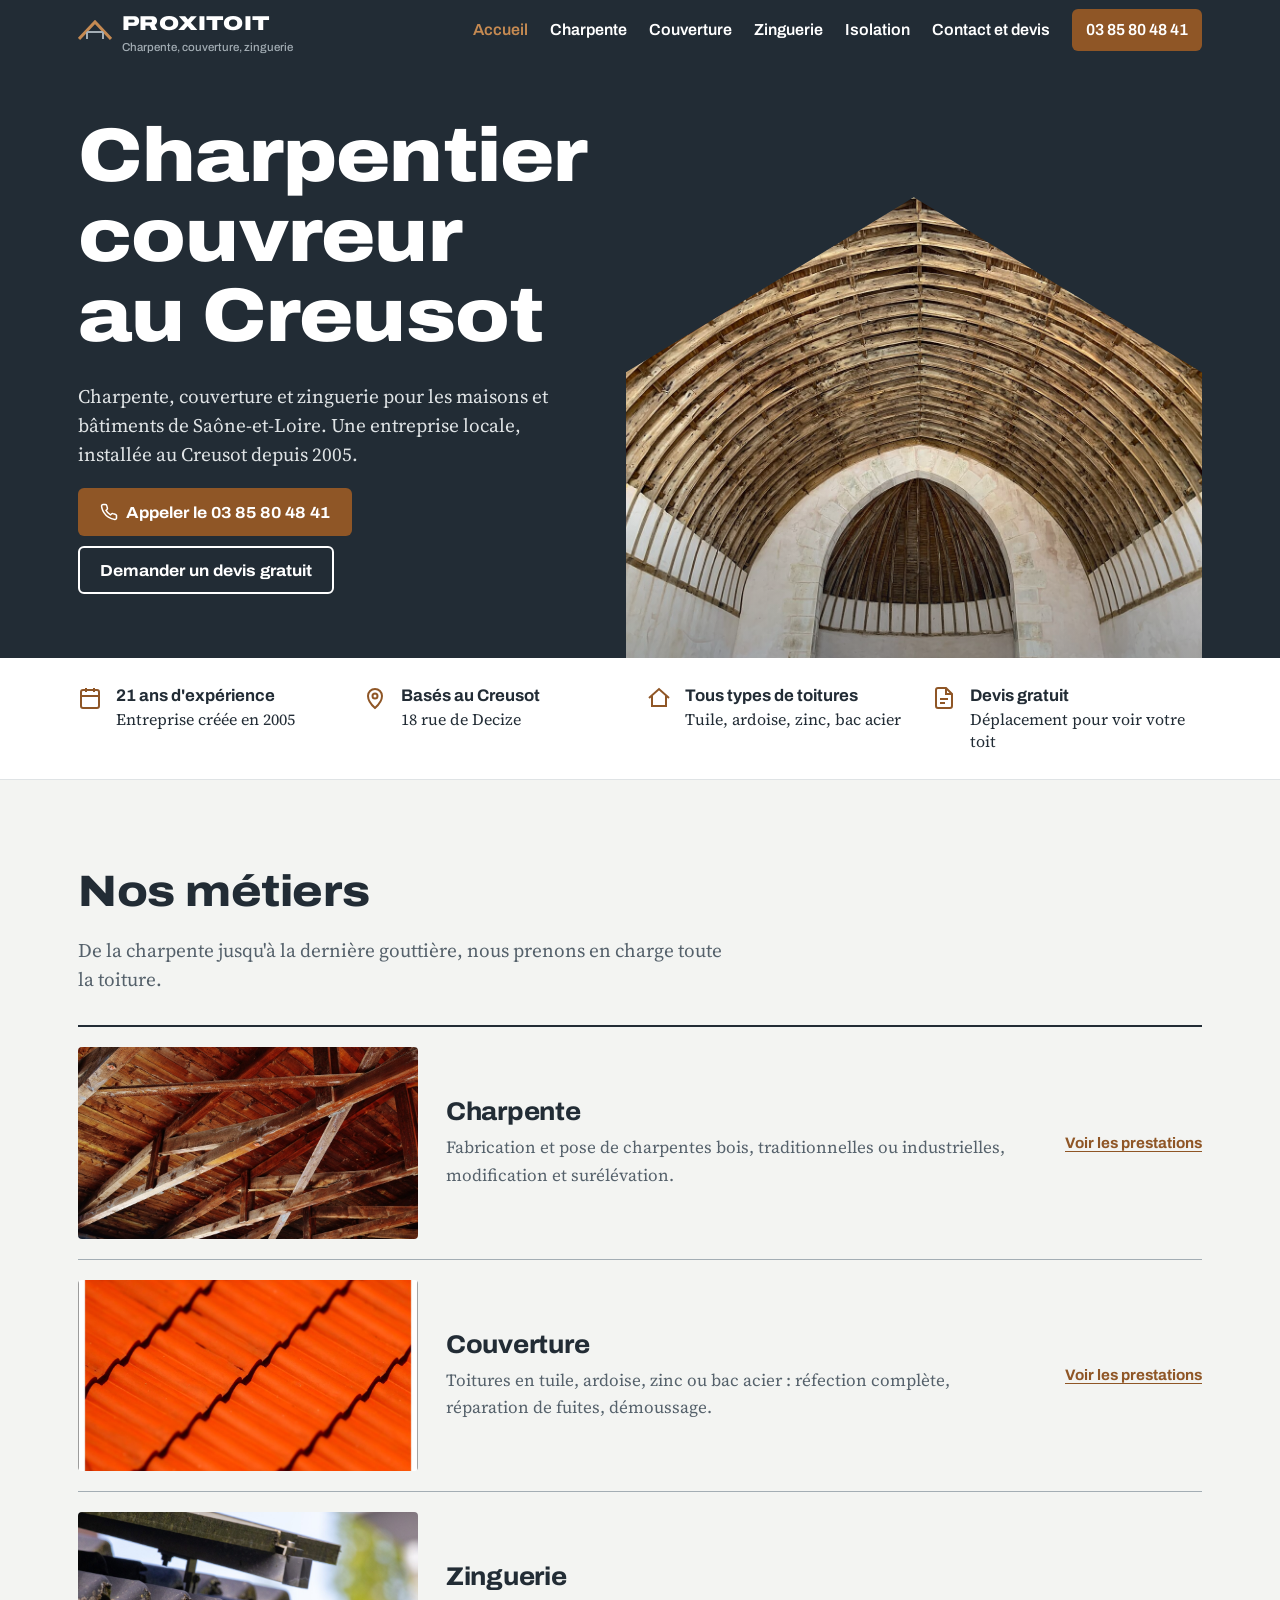
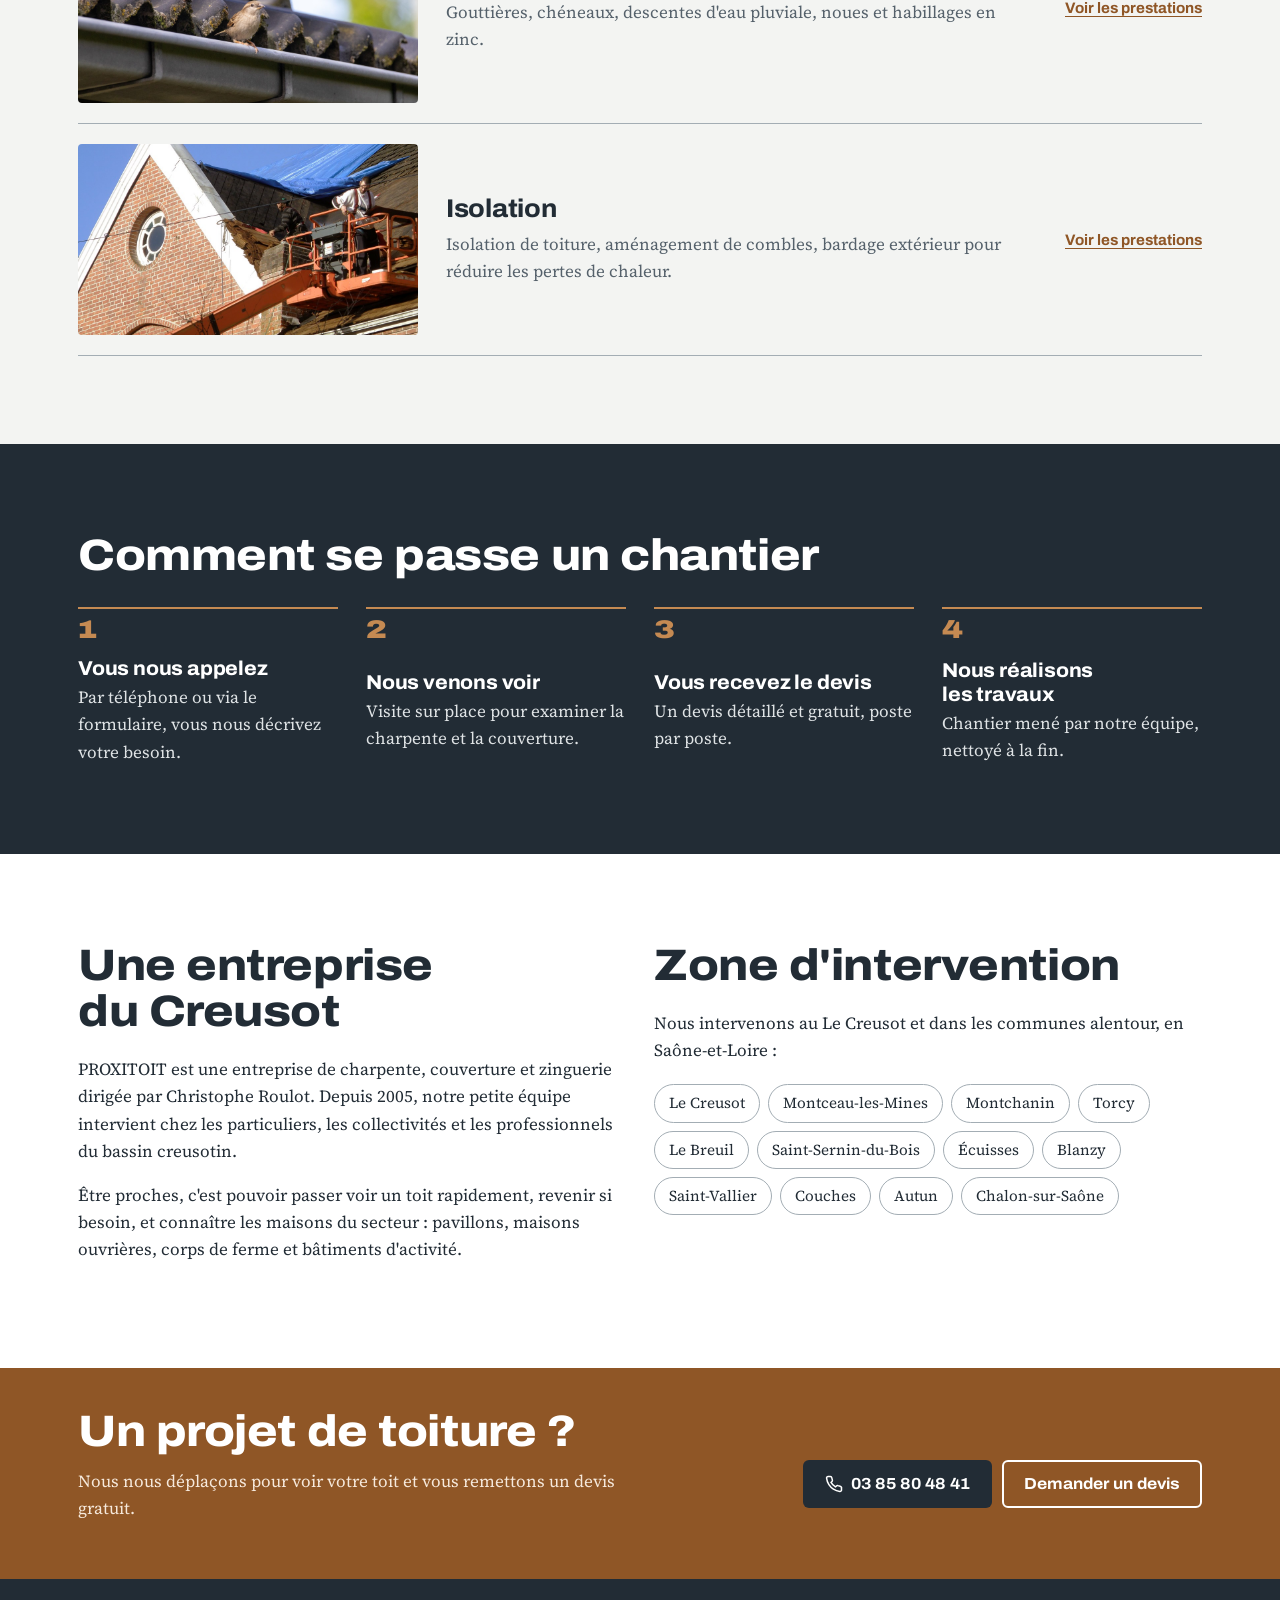
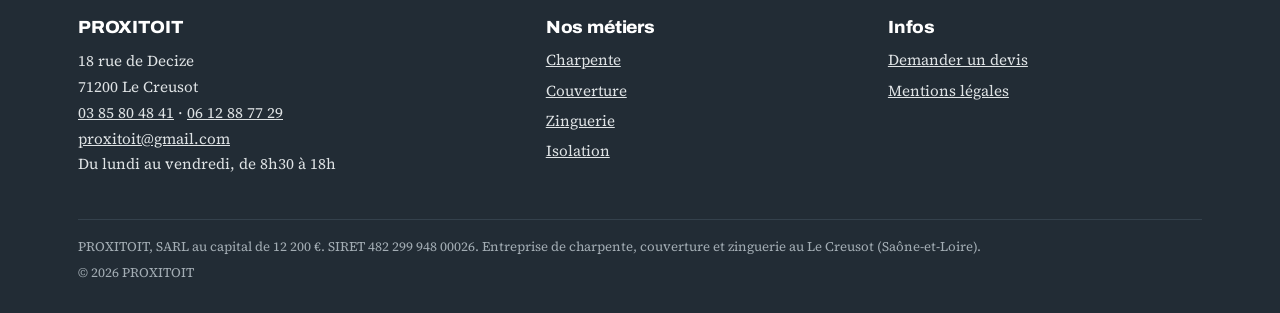
<file: site/index.html>
<!doctype html>
<html lang="fr">
<head>
<meta charset="utf-8">
<meta name="viewport" content="width=device-width, initial-scale=1">
<title>Charpentier couvreur au Creusot (71) | PROXITOIT</title>
<meta name="description" content="PROXITOIT, charpente, couverture et zinguerie au Creusot depuis 2005. Toiture tuile, ardoise, zinc, isolation, gouttières. Devis gratuit : 03 85 80 48 41.">
<link rel="canonical" href="https://www.proxitoit.fr/">
<meta name="theme-color" content="#222c35">
<meta property="og:type" content="website">
<meta property="og:locale" content="fr_FR">
<meta property="og:site_name" content="PROXITOIT">
<meta property="og:title" content="Charpentier couvreur au Creusot (71) | PROXITOIT">
<meta property="og:description" content="PROXITOIT, charpente, couverture et zinguerie au Creusot depuis 2005. Toiture tuile, ardoise, zinc, isolation, gouttières. Devis gratuit : 03 85 80 48 41.">
<meta property="og:url" content="https://www.proxitoit.fr/">
<meta property="og:image" content="https://www.proxitoit.fr/img/charpente-traditionnelle-bois.jpg">
<link rel="icon" href="img/logo.svg" type="image/svg+xml">
<link rel="preconnect" href="https://fonts.googleapis.com">
<link rel="preconnect" href="https://fonts.gstatic.com" crossorigin>
<link rel="stylesheet" href="https://fonts.googleapis.com/css2?family=Archivo:wdth,wght@100..125,500..900&family=Source+Serif+4:opsz,wght@8..60,400;8..60,600&display=swap">
<link rel="stylesheet" href="css/style.css">
<script type="application/ld+json">{"@context":"https://schema.org","@type":"RoofingContractor","@id":"https://www.proxitoit.fr/#entreprise","name":"PROXITOIT","description":"Entreprise de charpente, couverture et zinguerie au Creusot (Saône-et-Loire) depuis 2005.","url":"https://www.proxitoit.fr/","telephone":"+33385804841","email":"proxitoit@gmail.com","image":"https://www.proxitoit.fr/img/charpente-traditionnelle-bois.jpg","logo":"https://www.proxitoit.fr/img/logo.svg","foundingDate":"2005","vatID":"FR35482299948","taxID":"48229994800026","founder":{"@type":"Person","name":"Christophe Roulot"},"address":{"@type":"PostalAddress","streetAddress":"18 rue de Decize","postalCode":"71200","addressLocality":"Le Creusot","addressRegion":"Bourgogne-Franche-Comté","addressCountry":"FR"},"areaServed":[{"@type":"City","name":"Le Creusot"},{"@type":"City","name":"Montceau-les-Mines"},{"@type":"City","name":"Montchanin"},{"@type":"City","name":"Torcy"},{"@type":"City","name":"Le Breuil"},{"@type":"City","name":"Saint-Sernin-du-Bois"},{"@type":"City","name":"Écuisses"},{"@type":"City","name":"Blanzy"},{"@type":"City","name":"Saint-Vallier"},{"@type":"City","name":"Couches"},{"@type":"City","name":"Autun"},{"@type":"City","name":"Chalon-sur-Saône"}],"openingHoursSpecification":[{"@type":"OpeningHoursSpecification","dayOfWeek":["Monday","Tuesday","Wednesday","Thursday","Friday"],"opens":"08:30","closes":"18:00"}],"priceRange":"€€","knowsAbout":["Charpente bois","Couverture","Zinguerie","Isolation de toiture","Démoussage","Bardage"],"hasOfferCatalog":{"@type":"OfferCatalog","name":"Prestations","itemListElement":[{"@type":"Offer","itemOffered":{"@type":"Service","name":"Charpente bois au Creusot","url":"https://www.proxitoit.fr/charpente.html"}},{"@type":"Offer","itemOffered":{"@type":"Service","name":"Couverture et rénovation de toiture au Creusot","url":"https://www.proxitoit.fr/couverture.html"}},{"@type":"Offer","itemOffered":{"@type":"Service","name":"Zinguerie et gouttières au Creusot","url":"https://www.proxitoit.fr/zinguerie.html"}},{"@type":"Offer","itemOffered":{"@type":"Service","name":"Isolation de toiture et des combles","url":"https://www.proxitoit.fr/isolation.html"}}]}}</script>
</head>
<body>
<a class="skip" href="#contenu">Aller au contenu</a>
<header class="entete">
  <div class="wrap">
    <a class="logo" href="index.html"><svg viewBox="0 0 34 22" aria-hidden="true"><path d="M1 20 17 3l16 17" fill="none" stroke="#c58a52" stroke-width="3" stroke-linejoin="miter"/><path d="M9 20V13M25 20V13M9 13h16" stroke="#a3adb4" stroke-width="2" fill="none"/></svg><span>PROXITOIT<small>Charpente, couverture, zinguerie</small></span></a>
    <button class="menu-btn" aria-expanded="false" aria-controls="nav">Menu</button>
    <nav class="nav" id="nav" aria-label="Navigation principale">
      <ul><li><a href="index.html" aria-current="page">Accueil</a></li><li><a href="charpente.html">Charpente</a></li><li><a href="couverture.html">Couverture</a></li><li><a href="zinguerie.html">Zinguerie</a></li><li><a href="isolation.html">Isolation</a></li><li><a href="contact.html">Contact et devis</a></li><li><a class="tel-nav" href="tel:+33385804841">03 85 80 48 41</a></li></ul>
    </nav>
  </div>
</header>
<main id="contenu">

<section class="hero">
  <div class="wrap">
    <div class="texte">
      <h1>Charpentier couvreur au Creusot</h1>
      <p class="chapo">Charpente, couverture et zinguerie pour les maisons et bâtiments de Saône-et-Loire. Une entreprise locale, installée au Creusot depuis 2005.</p>
      <div class="actions">
        <a class="btn btn-bois" href="tel:+33385804841"><svg viewBox="0 0 24 24" fill="none" stroke="currentColor" stroke-width="2" aria-hidden="true"><path d="M22 16.9v3a2 2 0 0 1-2.2 2 19.8 19.8 0 0 1-8.6-3.1 19.5 19.5 0 0 1-6-6A19.8 19.8 0 0 1 2.1 4.2 2 2 0 0 1 4.1 2h3a2 2 0 0 1 2 1.7c.1 1 .4 1.9.7 2.8a2 2 0 0 1-.5 2.1L8 9.9a16 16 0 0 0 6 6l1.3-1.3a2 2 0 0 1 2.1-.4c.9.3 1.8.6 2.8.7a2 2 0 0 1 1.7 2z"/></svg>Appeler le 03 85 80 48 41</a>
        <a class="btn btn-ligne" href="contact.html#devis">Demander un devis gratuit</a>
      </div>
    </div>
    <div class="pignon"><img src="img/charpente-traditionnelle-bois.jpg" alt="Charpente traditionnelle en bois sous une toiture de lavoir en Bourgogne" width="1280" height="960" fetchpriority="high" decoding="async" sizes="(min-width: 1000px) 55vw, 100vw"></div>
  </div>
</section>

<section class="faits" aria-label="En bref">
  <div class="wrap">
    <ul>
      <li><svg viewBox="0 0 24 24" fill="none" stroke="currentColor" stroke-width="2" aria-hidden="true"><rect x="3" y="4" width="18" height="18" rx="2"/><path d="M16 2v4M8 2v4M3 10h18"/></svg><span><strong>21 ans d'expérience</strong>Entreprise créée en 2005</span></li>
      <li><svg viewBox="0 0 24 24" fill="none" stroke="currentColor" stroke-width="2" aria-hidden="true"><path d="M12 22s7-6.2 7-12a7 7 0 1 0-14 0c0 5.8 7 12 7 12z"/><circle cx="12" cy="10" r="2.5"/></svg><span><strong>Basés au Creusot</strong>18 rue de Decize</span></li>
      <li><svg viewBox="0 0 24 24" fill="none" stroke="currentColor" stroke-width="2" aria-hidden="true"><path d="M2 12 12 3l10 9M5 10v10h14V10"/></svg><span><strong>Tous types de toitures</strong>Tuile, ardoise, zinc, bac acier</span></li>
      <li><svg viewBox="0 0 24 24" fill="none" stroke="currentColor" stroke-width="2" aria-hidden="true"><path d="M14 2H6a2 2 0 0 0-2 2v16a2 2 0 0 0 2 2h12a2 2 0 0 0 2-2V8z"/><path d="M14 2v6h6M8 13h8M8 17h5"/></svg><span><strong>Devis gratuit</strong>Déplacement pour voir votre toit</span></li>
    </ul>
  </div>
</section>

<section class="section">
  <div class="wrap">
    <h2>Nos métiers</h2>
    <p class="chapo">De la charpente jusqu'à la dernière gouttière, nous prenons en charge toute la toiture.</p>
    <ul class="metiers">
      <li class="metier"><a href="charpente.html">
        <img src="img/charpente-bois-interieur.webp" alt="Assemblage de poutres et chevrons d'une charpente en bois" width="1024" height="618" loading="lazy" decoding="async" sizes="(min-width: 700px) 340px, 100vw">
        <div><h3>Charpente</h3><p>Fabrication et pose de charpentes bois, traditionnelles ou industrielles, modification et surélévation.</p></div>
        <span class="voir">Voir les prestations</span>
      </a></li>
      <li class="metier"><a href="couverture.html">
        <img src="img/couverture-tuiles.jpg" alt="Rangs de tuiles mécaniques sur une toiture" width="1024" height="779" loading="lazy" decoding="async" sizes="(min-width: 700px) 340px, 100vw">
        <div><h3>Couverture</h3><p>Toitures en tuile, ardoise, zinc ou bac acier : réfection complète, réparation de fuites, démoussage.</p></div>
        <span class="voir">Voir les prestations</span>
      </a></li>
      <li class="metier"><a href="zinguerie.html">
        <img src="img/zinguerie-gouttiere.jpg" alt="Gouttière en bas de pente d'une toiture en tuiles" width="2048" height="1365" loading="lazy" decoding="async" sizes="(min-width: 700px) 340px, 100vw">
        <div><h3>Zinguerie</h3><p>Gouttières, chéneaux, descentes d'eau pluviale, noues et habillages en zinc.</p></div>
        <span class="voir">Voir les prestations</span>
      </a></li>
      <li class="metier"><a href="isolation.html">
        <img src="img/couvreur-chantier.jpg" alt="Artisan en nacelle intervenant sur la toiture d'une maison" width="1024" height="765" loading="lazy" decoding="async" sizes="(min-width: 700px) 340px, 100vw">
        <div><h3>Isolation</h3><p>Isolation de toiture, aménagement de combles, bardage extérieur pour réduire les pertes de chaleur.</p></div>
        <span class="voir">Voir les prestations</span>
      </a></li>
    </ul>
  </div>
</section>

<section class="section section-sombre">
  <div class="wrap">
    <h2>Comment se passe un chantier</h2>
    <ol class="etapes">
      <li><div><h3>Vous nous appelez</h3><p>Par téléphone ou via le formulaire, vous nous décrivez votre besoin.</p></div></li>
      <li><div><h3>Nous venons voir</h3><p>Visite sur place pour examiner la charpente et la couverture.</p></div></li>
      <li><div><h3>Vous recevez le devis</h3><p>Un devis détaillé et gratuit, poste par poste.</p></div></li>
      <li><div><h3>Nous réalisons les travaux</h3><p>Chantier mené par notre équipe, nettoyé à la fin.</p></div></li>
    </ol>
  </div>
</section>

<section class="section section-blanche">
  <div class="wrap duo">
    <div>
      <h2>Une entreprise du Creusot</h2>
      <p>PROXITOIT est une entreprise de charpente, couverture et zinguerie dirigée par Christophe Roulot. Depuis 2005, notre petite équipe intervient chez les particuliers, les collectivités et les professionnels du bassin creusotin.</p>
      <p>Être proches, c'est pouvoir passer voir un toit rapidement, revenir si besoin, et connaître les maisons du secteur : pavillons, maisons ouvrières, corps de ferme et bâtiments d'activité.</p>
    </div>
    <div>
      <h2>Zone d'intervention</h2>
      <p>Nous intervenons au Le Creusot et dans les communes alentour, en Saône-et-Loire :</p>
      <ul class="communes"><li>Le Creusot</li><li>Montceau-les-Mines</li><li>Montchanin</li><li>Torcy</li><li>Le Breuil</li><li>Saint-Sernin-du-Bois</li><li>Écuisses</li><li>Blanzy</li><li>Saint-Vallier</li><li>Couches</li><li>Autun</li><li>Chalon-sur-Saône</li></ul>
    </div>
  </div>
</section>
<section class="cta">
  <div class="wrap">
    <div>
      <h2>Un projet de toiture ?</h2>
      <p>Nous nous déplaçons pour voir votre toit et vous remettons un devis gratuit.</p>
    </div>
    <div class="actions">
      <a class="btn btn-bois" href="tel:+33385804841"><svg viewBox="0 0 24 24" fill="none" stroke="currentColor" stroke-width="2" aria-hidden="true"><path d="M22 16.9v3a2 2 0 0 1-2.2 2 19.8 19.8 0 0 1-8.6-3.1 19.5 19.5 0 0 1-6-6A19.8 19.8 0 0 1 2.1 4.2 2 2 0 0 1 4.1 2h3a2 2 0 0 1 2 1.7c.1 1 .4 1.9.7 2.8a2 2 0 0 1-.5 2.1L8 9.9a16 16 0 0 0 6 6l1.3-1.3a2 2 0 0 1 2.1-.4c.9.3 1.8.6 2.8.7a2 2 0 0 1 1.7 2z"/></svg>03 85 80 48 41</a>
      <a class="btn btn-ligne" href="contact.html#devis">Demander un devis</a>
    </div>
  </div>
</section>
</main>
<footer class="pied">
  <div class="wrap">
    <div>
      <h2>PROXITOIT</h2>
      <address>
        18 rue de Decize<br>71200 Le Creusot<br>
        <a href="tel:+33385804841">03 85 80 48 41</a> · <a href="tel:+33612887729">06 12 88 77 29</a><br>
        <a href="mailto:proxitoit@gmail.com">proxitoit@gmail.com</a>
      </address>
      <p>Du lundi au vendredi, de 8h30 à 18h</p>
    </div>
    <div>
      <h2>Nos métiers</h2>
      <ul><li><a href="charpente.html">Charpente</a></li><li><a href="couverture.html">Couverture</a></li><li><a href="zinguerie.html">Zinguerie</a></li><li><a href="isolation.html">Isolation</a></li></ul>
    </div>
    <div>
      <h2>Infos</h2>
      <ul><li><a href="contact.html">Demander un devis</a></li><li><a href="mentions-legales.html">Mentions légales</a></li></ul>
    </div>
    <div class="legal">
      <p>PROXITOIT, SARL au capital de 12 200 €. SIRET 482 299 948 00026. Entreprise de charpente, couverture et zinguerie au Le Creusot (Saône-et-Loire).</p>
      <p>© 2026 PROXITOIT</p>
    </div>
  </div>
</footer>
<nav class="barre-appel" aria-label="Contact rapide">
  <a href="tel:+33385804841"><svg viewBox="0 0 24 24" fill="none" stroke="currentColor" stroke-width="2" aria-hidden="true"><path d="M22 16.9v3a2 2 0 0 1-2.2 2 19.8 19.8 0 0 1-8.6-3.1 19.5 19.5 0 0 1-6-6A19.8 19.8 0 0 1 2.1 4.2 2 2 0 0 1 4.1 2h3a2 2 0 0 1 2 1.7c.1 1 .4 1.9.7 2.8a2 2 0 0 1-.5 2.1L8 9.9a16 16 0 0 0 6 6l1.3-1.3a2 2 0 0 1 2.1-.4c.9.3 1.8.6 2.8.7a2 2 0 0 1 1.7 2z"/></svg>Appeler</a>
  <a href="contact.html#devis"><svg viewBox="0 0 24 24" fill="none" stroke="currentColor" stroke-width="2" aria-hidden="true"><path d="M14 2H6a2 2 0 0 0-2 2v16a2 2 0 0 0 2 2h12a2 2 0 0 0 2-2V8z"/><path d="M14 2v6h6M8 13h8M8 17h5"/></svg>Devis gratuit</a>
</nav>
<script src="js/main.js" defer></script>
</body>
</html>
</file>
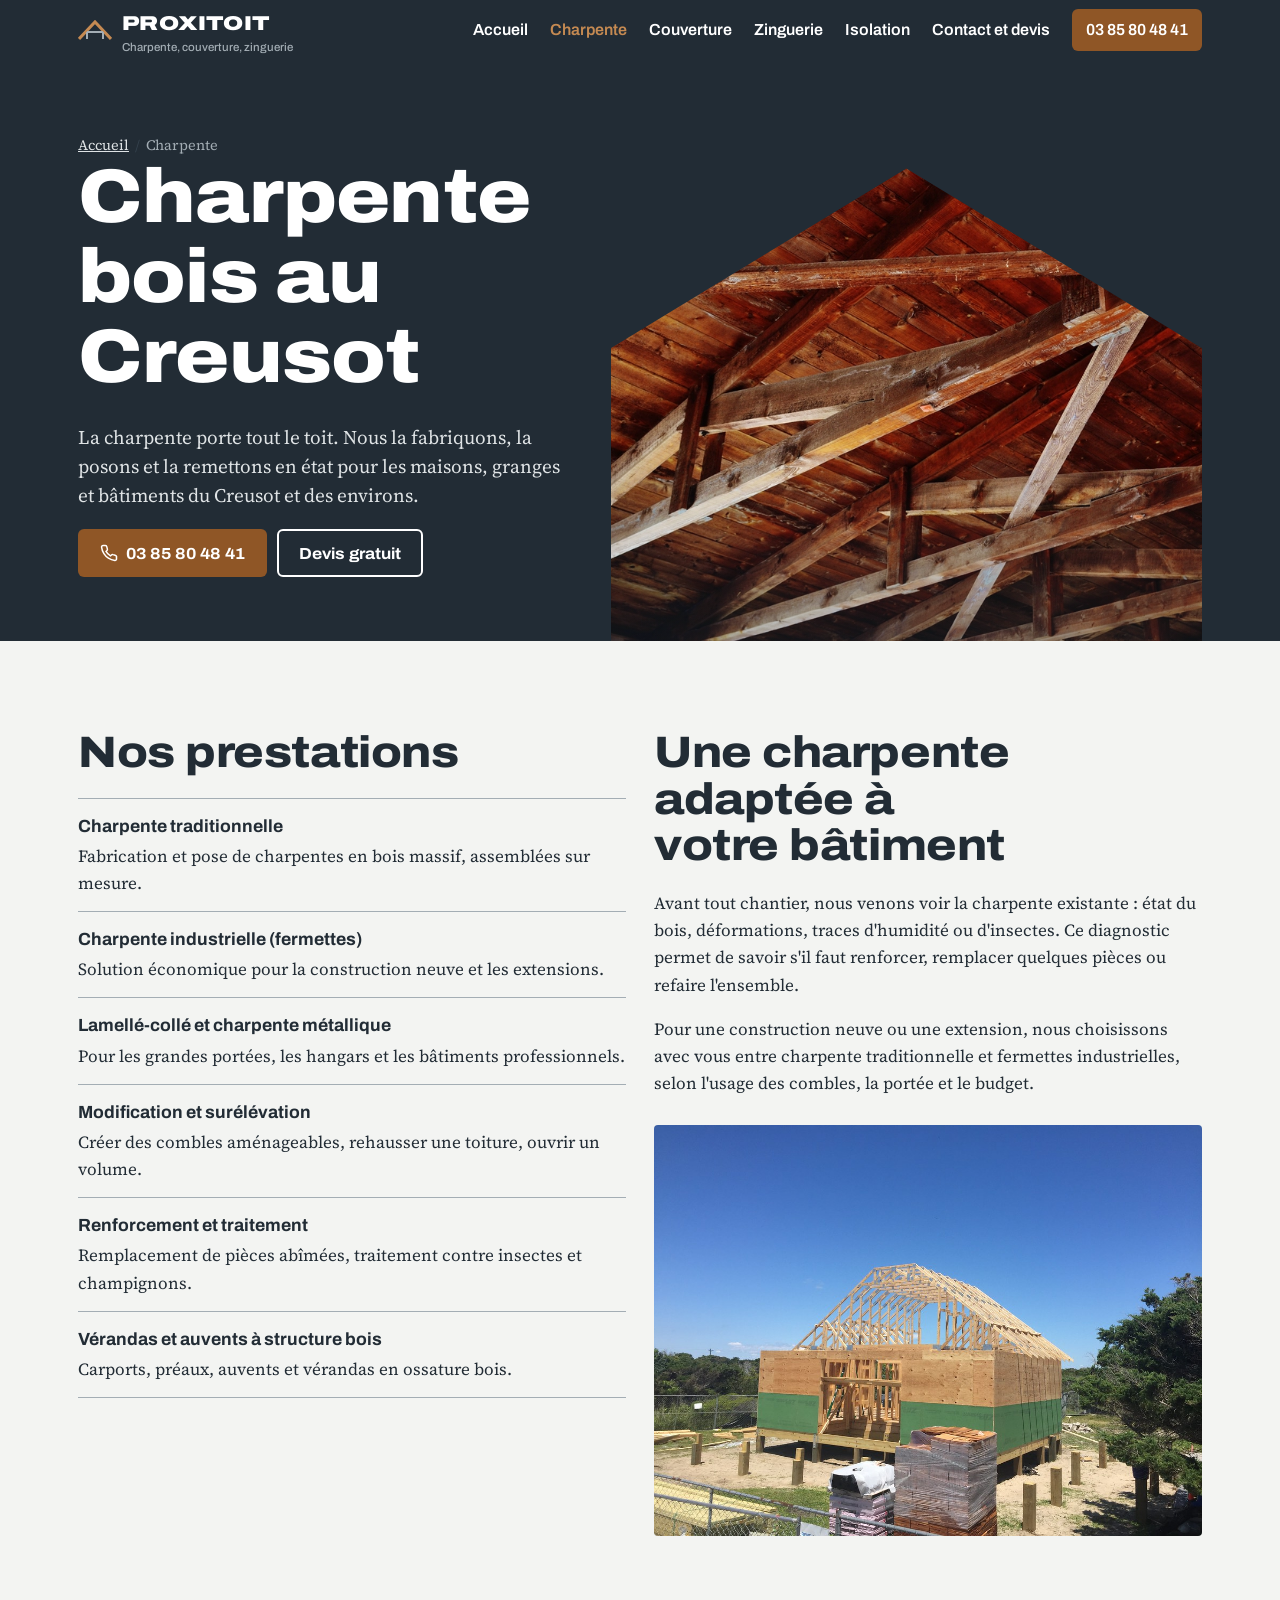
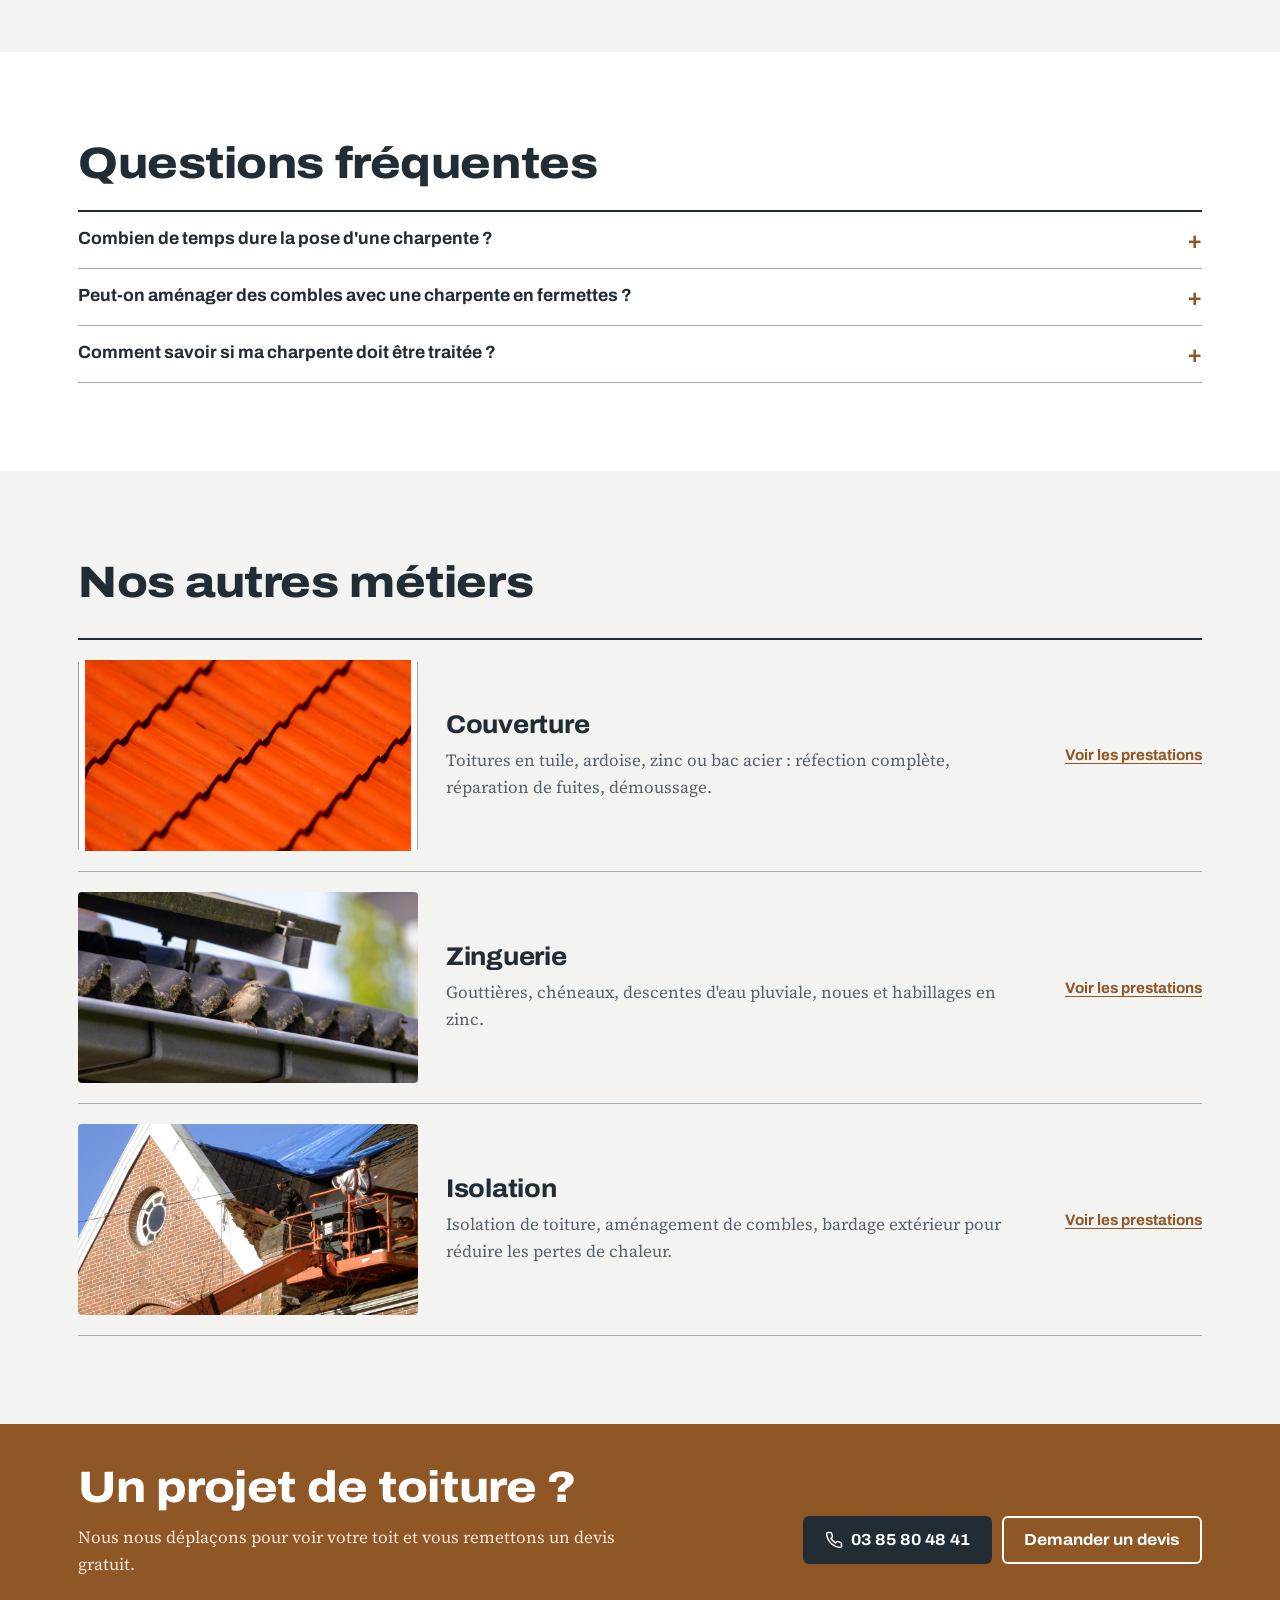
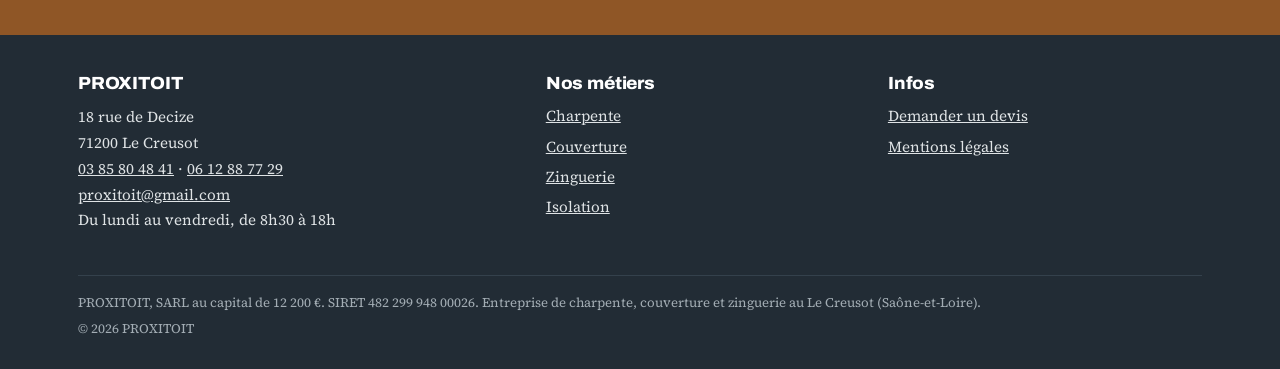
<file: site/charpente.html>
<!doctype html>
<html lang="fr">
<head>
<meta charset="utf-8">
<meta name="viewport" content="width=device-width, initial-scale=1">
<title>Charpentier au Creusot : charpente bois neuve et rénovation | PROXITOIT</title>
<meta name="description" content="Pose, fabrication, modification et surélévation de charpente bois au Creusot et en Saône-et-Loire. Entreprise locale depuis 2005. Devis gratuit.">
<link rel="canonical" href="https://www.proxitoit.fr/charpente.html">
<meta name="theme-color" content="#222c35">
<meta property="og:type" content="website">
<meta property="og:locale" content="fr_FR">
<meta property="og:site_name" content="PROXITOIT">
<meta property="og:title" content="Charpentier au Creusot : charpente bois neuve et rénovation | PROXITOIT">
<meta property="og:description" content="Pose, fabrication, modification et surélévation de charpente bois au Creusot et en Saône-et-Loire. Entreprise locale depuis 2005. Devis gratuit.">
<meta property="og:url" content="https://www.proxitoit.fr/charpente.html">
<meta property="og:image" content="https://www.proxitoit.fr/img/charpente-bois-interieur.webp">
<link rel="icon" href="img/logo.svg" type="image/svg+xml">
<link rel="preconnect" href="https://fonts.googleapis.com">
<link rel="preconnect" href="https://fonts.gstatic.com" crossorigin>
<link rel="stylesheet" href="https://fonts.googleapis.com/css2?family=Archivo:wdth,wght@100..125,500..900&family=Source+Serif+4:opsz,wght@8..60,400;8..60,600&display=swap">
<link rel="stylesheet" href="css/style.css">
<script type="application/ld+json">{"@context":"https://schema.org","@type":"RoofingContractor","@id":"https://www.proxitoit.fr/#entreprise","name":"PROXITOIT","description":"Entreprise de charpente, couverture et zinguerie au Creusot (Saône-et-Loire) depuis 2005.","url":"https://www.proxitoit.fr/","telephone":"+33385804841","email":"proxitoit@gmail.com","image":"https://www.proxitoit.fr/img/charpente-traditionnelle-bois.jpg","logo":"https://www.proxitoit.fr/img/logo.svg","foundingDate":"2005","vatID":"FR35482299948","taxID":"48229994800026","founder":{"@type":"Person","name":"Christophe Roulot"},"address":{"@type":"PostalAddress","streetAddress":"18 rue de Decize","postalCode":"71200","addressLocality":"Le Creusot","addressRegion":"Bourgogne-Franche-Comté","addressCountry":"FR"},"areaServed":[{"@type":"City","name":"Le Creusot"},{"@type":"City","name":"Montceau-les-Mines"},{"@type":"City","name":"Montchanin"},{"@type":"City","name":"Torcy"},{"@type":"City","name":"Le Breuil"},{"@type":"City","name":"Saint-Sernin-du-Bois"},{"@type":"City","name":"Écuisses"},{"@type":"City","name":"Blanzy"},{"@type":"City","name":"Saint-Vallier"},{"@type":"City","name":"Couches"},{"@type":"City","name":"Autun"},{"@type":"City","name":"Chalon-sur-Saône"}],"openingHoursSpecification":[{"@type":"OpeningHoursSpecification","dayOfWeek":["Monday","Tuesday","Wednesday","Thursday","Friday"],"opens":"08:30","closes":"18:00"}],"priceRange":"€€","knowsAbout":["Charpente bois","Couverture","Zinguerie","Isolation de toiture","Démoussage","Bardage"],"hasOfferCatalog":{"@type":"OfferCatalog","name":"Prestations","itemListElement":[{"@type":"Offer","itemOffered":{"@type":"Service","name":"Charpente bois au Creusot","url":"https://www.proxitoit.fr/charpente.html"}},{"@type":"Offer","itemOffered":{"@type":"Service","name":"Couverture et rénovation de toiture au Creusot","url":"https://www.proxitoit.fr/couverture.html"}},{"@type":"Offer","itemOffered":{"@type":"Service","name":"Zinguerie et gouttières au Creusot","url":"https://www.proxitoit.fr/zinguerie.html"}},{"@type":"Offer","itemOffered":{"@type":"Service","name":"Isolation de toiture et des combles","url":"https://www.proxitoit.fr/isolation.html"}}]}}</script>
<script type="application/ld+json">{"@context":"https://schema.org","@type":"FAQPage","mainEntity":[{"@type":"Question","name":"Combien de temps dure la pose d'une charpente ?","acceptedAnswer":{"@type":"Answer","text":"Pour une maison individuelle, la pose prend généralement quelques jours, couverture comprise selon la surface. Nous vous donnons un planning précis avec le devis."}},{"@type":"Question","name":"Peut-on aménager des combles avec une charpente en fermettes ?","acceptedAnswer":{"@type":"Answer","text":"Pas directement : les fermettes occupent tout le volume. Il faut modifier la charpente pour libérer l'espace. Nous étudions la faisabilité sur place."}},{"@type":"Question","name":"Comment savoir si ma charpente doit être traitée ?","acceptedAnswer":{"@type":"Answer","text":"Sciure au sol, petits trous dans le bois, bois qui s'effrite sont des signes à surveiller. Nous pouvons passer faire un contrôle."}}]}</script>
<script type="application/ld+json">{"@context":"https://schema.org","@type":"BreadcrumbList","itemListElement":[{"@type":"ListItem","position":1,"name":"Accueil","item":"https://www.proxitoit.fr/"},{"@type":"ListItem","position":2,"name":"Charpente","item":"https://www.proxitoit.fr/charpente.html"}]}</script>
</head>
<body>
<a class="skip" href="#contenu">Aller au contenu</a>
<header class="entete">
  <div class="wrap">
    <a class="logo" href="index.html"><svg viewBox="0 0 34 22" aria-hidden="true"><path d="M1 20 17 3l16 17" fill="none" stroke="#c58a52" stroke-width="3" stroke-linejoin="miter"/><path d="M9 20V13M25 20V13M9 13h16" stroke="#a3adb4" stroke-width="2" fill="none"/></svg><span>PROXITOIT<small>Charpente, couverture, zinguerie</small></span></a>
    <button class="menu-btn" aria-expanded="false" aria-controls="nav">Menu</button>
    <nav class="nav" id="nav" aria-label="Navigation principale">
      <ul><li><a href="index.html">Accueil</a></li><li><a href="charpente.html" aria-current="page">Charpente</a></li><li><a href="couverture.html">Couverture</a></li><li><a href="zinguerie.html">Zinguerie</a></li><li><a href="isolation.html">Isolation</a></li><li><a href="contact.html">Contact et devis</a></li><li><a class="tel-nav" href="tel:+33385804841">03 85 80 48 41</a></li></ul>
    </nav>
  </div>
</header>
<main id="contenu">

<section class="hero">
  <div class="wrap">
    <div class="texte">
      <nav class="fil" aria-label="Fil d'Ariane"><ol><li><a href="index.html">Accueil</a></li><li aria-current="page">Charpente</li></ol></nav>
      <h1>Charpente bois au Creusot</h1>
      <p class="chapo">La charpente porte tout le toit. Nous la fabriquons, la posons et la remettons en état pour les maisons, granges et bâtiments du Creusot et des environs.</p>
      <div class="actions">
        <a class="btn btn-bois" href="tel:+33385804841"><svg viewBox="0 0 24 24" fill="none" stroke="currentColor" stroke-width="2" aria-hidden="true"><path d="M22 16.9v3a2 2 0 0 1-2.2 2 19.8 19.8 0 0 1-8.6-3.1 19.5 19.5 0 0 1-6-6A19.8 19.8 0 0 1 2.1 4.2 2 2 0 0 1 4.1 2h3a2 2 0 0 1 2 1.7c.1 1 .4 1.9.7 2.8a2 2 0 0 1-.5 2.1L8 9.9a16 16 0 0 0 6 6l1.3-1.3a2 2 0 0 1 2.1-.4c.9.3 1.8.6 2.8.7a2 2 0 0 1 1.7 2z"/></svg>03 85 80 48 41</a>
        <a class="btn btn-ligne" href="contact.html#devis">Devis gratuit</a>
      </div>
    </div>
    <div class="pignon"><img src="img/charpente-bois-interieur.webp" alt="Assemblage de poutres et chevrons d'une charpente en bois" width="1024" height="618" fetchpriority="high" decoding="async" sizes="(min-width: 1000px) 55vw, 100vw"></div>
  </div>
</section>

<section class="section">
  <div class="wrap duo">
    <div>
      <h2>Nos prestations</h2>
      <ul class="prestations"><li><strong>Charpente traditionnelle</strong><span>Fabrication et pose de charpentes en bois massif, assemblées sur mesure.</span></li><li><strong>Charpente industrielle (fermettes)</strong><span>Solution économique pour la construction neuve et les extensions.</span></li><li><strong>Lamellé-collé et charpente métallique</strong><span>Pour les grandes portées, les hangars et les bâtiments professionnels.</span></li><li><strong>Modification et surélévation</strong><span>Créer des combles aménageables, rehausser une toiture, ouvrir un volume.</span></li><li><strong>Renforcement et traitement</strong><span>Remplacement de pièces abîmées, traitement contre insectes et champignons.</span></li><li><strong>Vérandas et auvents à structure bois</strong><span>Carports, préaux, auvents et vérandas en ossature bois.</span></li></ul>
    </div>
    <div>
      <h2>Une charpente adaptée à votre bâtiment</h2>
<p>Avant tout chantier, nous venons voir la charpente existante : état du bois, déformations, traces d'humidité ou d'insectes. Ce diagnostic permet de savoir s'il faut renforcer, remplacer quelques pièces ou refaire l'ensemble.</p>
<p>Pour une construction neuve ou une extension, nous choisissons avec vous entre charpente traditionnelle et fermettes industrielles, selon l'usage des combles, la portée et le budget.</p>
      <figure class="figure"><img src="img/pose-charpente-maison.jpg" alt="Fermettes de charpente posées sur une maison en construction" width="1024" height="768" loading="lazy" decoding="async" sizes="(min-width: 700px) 50vw, 100vw"></figure>
    </div>
  </div>
</section>

<section class="section section-blanche">
  <div class="wrap">
    <h2>Questions fréquentes</h2>
    <div class="faq"><details><summary>Combien de temps dure la pose d'une charpente ?</summary><p>Pour une maison individuelle, la pose prend généralement quelques jours, couverture comprise selon la surface. Nous vous donnons un planning précis avec le devis.</p></details><details><summary>Peut-on aménager des combles avec une charpente en fermettes ?</summary><p>Pas directement : les fermettes occupent tout le volume. Il faut modifier la charpente pour libérer l'espace. Nous étudions la faisabilité sur place.</p></details><details><summary>Comment savoir si ma charpente doit être traitée ?</summary><p>Sciure au sol, petits trous dans le bois, bois qui s'effrite sont des signes à surveiller. Nous pouvons passer faire un contrôle.</p></details></div>
  </div>
</section>

<section class="section">
  <div class="wrap">
    <h2>Nos autres métiers</h2>
    <ul class="metiers">
      <li class="metier"><a href="couverture.html"><img src="img/couverture-tuiles.jpg" alt="Rangs de tuiles mécaniques sur une toiture" width="1024" height="779" loading="lazy" decoding="async" sizes="(min-width: 700px) 340px, 100vw"><div><h3>Couverture</h3><p>Toitures en tuile, ardoise, zinc ou bac acier : réfection complète, réparation de fuites, démoussage.</p></div><span class="voir">Voir les prestations</span></a></li>
      <li class="metier"><a href="zinguerie.html"><img src="img/zinguerie-gouttiere.jpg" alt="Gouttière en bas de pente d'une toiture en tuiles" width="2048" height="1365" loading="lazy" decoding="async" sizes="(min-width: 700px) 340px, 100vw"><div><h3>Zinguerie</h3><p>Gouttières, chéneaux, descentes d'eau pluviale, noues et habillages en zinc.</p></div><span class="voir">Voir les prestations</span></a></li>
      <li class="metier"><a href="isolation.html"><img src="img/couvreur-chantier.jpg" alt="Artisan en nacelle intervenant sur la toiture d'une maison" width="1024" height="765" loading="lazy" decoding="async" sizes="(min-width: 700px) 340px, 100vw"><div><h3>Isolation</h3><p>Isolation de toiture, aménagement de combles, bardage extérieur pour réduire les pertes de chaleur.</p></div><span class="voir">Voir les prestations</span></a></li>
    </ul>
  </div>
</section>
<section class="cta">
  <div class="wrap">
    <div>
      <h2>Un projet de toiture ?</h2>
      <p>Nous nous déplaçons pour voir votre toit et vous remettons un devis gratuit.</p>
    </div>
    <div class="actions">
      <a class="btn btn-bois" href="tel:+33385804841"><svg viewBox="0 0 24 24" fill="none" stroke="currentColor" stroke-width="2" aria-hidden="true"><path d="M22 16.9v3a2 2 0 0 1-2.2 2 19.8 19.8 0 0 1-8.6-3.1 19.5 19.5 0 0 1-6-6A19.8 19.8 0 0 1 2.1 4.2 2 2 0 0 1 4.1 2h3a2 2 0 0 1 2 1.7c.1 1 .4 1.9.7 2.8a2 2 0 0 1-.5 2.1L8 9.9a16 16 0 0 0 6 6l1.3-1.3a2 2 0 0 1 2.1-.4c.9.3 1.8.6 2.8.7a2 2 0 0 1 1.7 2z"/></svg>03 85 80 48 41</a>
      <a class="btn btn-ligne" href="contact.html#devis">Demander un devis</a>
    </div>
  </div>
</section>
</main>
<footer class="pied">
  <div class="wrap">
    <div>
      <h2>PROXITOIT</h2>
      <address>
        18 rue de Decize<br>71200 Le Creusot<br>
        <a href="tel:+33385804841">03 85 80 48 41</a> · <a href="tel:+33612887729">06 12 88 77 29</a><br>
        <a href="mailto:proxitoit@gmail.com">proxitoit@gmail.com</a>
      </address>
      <p>Du lundi au vendredi, de 8h30 à 18h</p>
    </div>
    <div>
      <h2>Nos métiers</h2>
      <ul><li><a href="charpente.html">Charpente</a></li><li><a href="couverture.html">Couverture</a></li><li><a href="zinguerie.html">Zinguerie</a></li><li><a href="isolation.html">Isolation</a></li></ul>
    </div>
    <div>
      <h2>Infos</h2>
      <ul><li><a href="contact.html">Demander un devis</a></li><li><a href="mentions-legales.html">Mentions légales</a></li></ul>
    </div>
    <div class="legal">
      <p>PROXITOIT, SARL au capital de 12 200 €. SIRET 482 299 948 00026. Entreprise de charpente, couverture et zinguerie au Le Creusot (Saône-et-Loire).</p>
      <p>© 2026 PROXITOIT</p>
    </div>
  </div>
</footer>
<nav class="barre-appel" aria-label="Contact rapide">
  <a href="tel:+33385804841"><svg viewBox="0 0 24 24" fill="none" stroke="currentColor" stroke-width="2" aria-hidden="true"><path d="M22 16.9v3a2 2 0 0 1-2.2 2 19.8 19.8 0 0 1-8.6-3.1 19.5 19.5 0 0 1-6-6A19.8 19.8 0 0 1 2.1 4.2 2 2 0 0 1 4.1 2h3a2 2 0 0 1 2 1.7c.1 1 .4 1.9.7 2.8a2 2 0 0 1-.5 2.1L8 9.9a16 16 0 0 0 6 6l1.3-1.3a2 2 0 0 1 2.1-.4c.9.3 1.8.6 2.8.7a2 2 0 0 1 1.7 2z"/></svg>Appeler</a>
  <a href="contact.html#devis"><svg viewBox="0 0 24 24" fill="none" stroke="currentColor" stroke-width="2" aria-hidden="true"><path d="M14 2H6a2 2 0 0 0-2 2v16a2 2 0 0 0 2 2h12a2 2 0 0 0 2-2V8z"/><path d="M14 2v6h6M8 13h8M8 17h5"/></svg>Devis gratuit</a>
</nav>
<script src="js/main.js" defer></script>
</body>
</html>
</file>
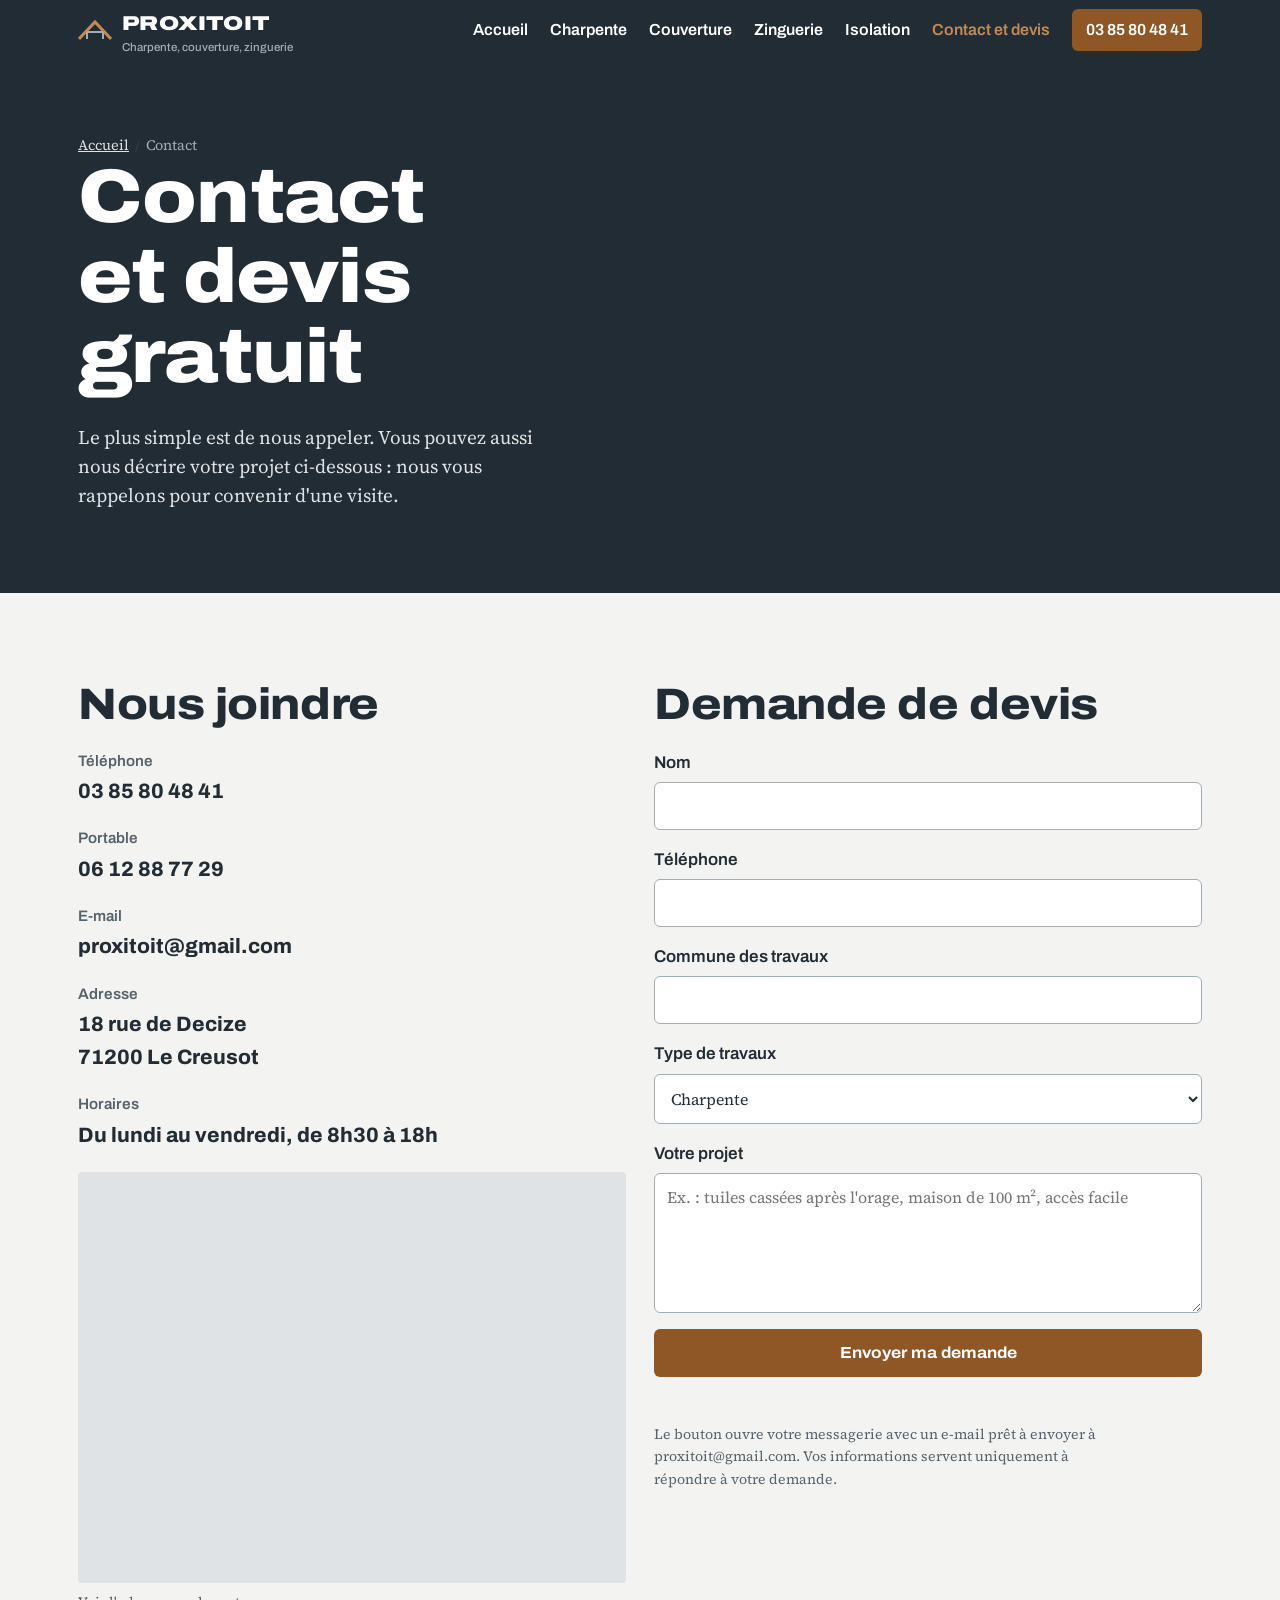
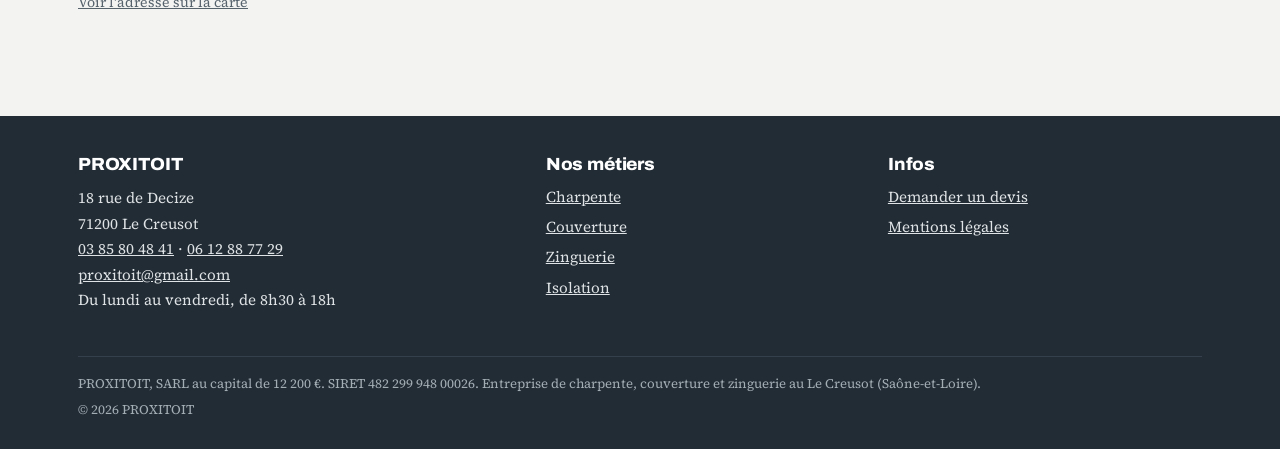
<file: site/contact.html>
<!doctype html>
<html lang="fr">
<head>
<meta charset="utf-8">
<meta name="viewport" content="width=device-width, initial-scale=1">
<title>Contact et devis gratuit – charpente couverture Le Creusot | PROXITOIT</title>
<meta name="description" content="Contactez PROXITOIT au 03 85 80 48 41 pour un devis gratuit de charpente, couverture ou zinguerie au Creusot et en Saône-et-Loire.">
<link rel="canonical" href="https://www.proxitoit.fr/contact.html">
<meta name="theme-color" content="#222c35">
<meta property="og:type" content="website">
<meta property="og:locale" content="fr_FR">
<meta property="og:site_name" content="PROXITOIT">
<meta property="og:title" content="Contact et devis gratuit – charpente couverture Le Creusot | PROXITOIT">
<meta property="og:description" content="Contactez PROXITOIT au 03 85 80 48 41 pour un devis gratuit de charpente, couverture ou zinguerie au Creusot et en Saône-et-Loire.">
<meta property="og:url" content="https://www.proxitoit.fr/contact.html">
<meta property="og:image" content="https://www.proxitoit.fr/img/charpente-traditionnelle-bois.jpg">
<link rel="icon" href="img/logo.svg" type="image/svg+xml">
<link rel="preconnect" href="https://fonts.googleapis.com">
<link rel="preconnect" href="https://fonts.gstatic.com" crossorigin>
<link rel="stylesheet" href="https://fonts.googleapis.com/css2?family=Archivo:wdth,wght@100..125,500..900&family=Source+Serif+4:opsz,wght@8..60,400;8..60,600&display=swap">
<link rel="stylesheet" href="css/style.css">
<script type="application/ld+json">{"@context":"https://schema.org","@type":"RoofingContractor","@id":"https://www.proxitoit.fr/#entreprise","name":"PROXITOIT","description":"Entreprise de charpente, couverture et zinguerie au Creusot (Saône-et-Loire) depuis 2005.","url":"https://www.proxitoit.fr/","telephone":"+33385804841","email":"proxitoit@gmail.com","image":"https://www.proxitoit.fr/img/charpente-traditionnelle-bois.jpg","logo":"https://www.proxitoit.fr/img/logo.svg","foundingDate":"2005","vatID":"FR35482299948","taxID":"48229994800026","founder":{"@type":"Person","name":"Christophe Roulot"},"address":{"@type":"PostalAddress","streetAddress":"18 rue de Decize","postalCode":"71200","addressLocality":"Le Creusot","addressRegion":"Bourgogne-Franche-Comté","addressCountry":"FR"},"areaServed":[{"@type":"City","name":"Le Creusot"},{"@type":"City","name":"Montceau-les-Mines"},{"@type":"City","name":"Montchanin"},{"@type":"City","name":"Torcy"},{"@type":"City","name":"Le Breuil"},{"@type":"City","name":"Saint-Sernin-du-Bois"},{"@type":"City","name":"Écuisses"},{"@type":"City","name":"Blanzy"},{"@type":"City","name":"Saint-Vallier"},{"@type":"City","name":"Couches"},{"@type":"City","name":"Autun"},{"@type":"City","name":"Chalon-sur-Saône"}],"openingHoursSpecification":[{"@type":"OpeningHoursSpecification","dayOfWeek":["Monday","Tuesday","Wednesday","Thursday","Friday"],"opens":"08:30","closes":"18:00"}],"priceRange":"€€","knowsAbout":["Charpente bois","Couverture","Zinguerie","Isolation de toiture","Démoussage","Bardage"],"hasOfferCatalog":{"@type":"OfferCatalog","name":"Prestations","itemListElement":[{"@type":"Offer","itemOffered":{"@type":"Service","name":"Charpente bois au Creusot","url":"https://www.proxitoit.fr/charpente.html"}},{"@type":"Offer","itemOffered":{"@type":"Service","name":"Couverture et rénovation de toiture au Creusot","url":"https://www.proxitoit.fr/couverture.html"}},{"@type":"Offer","itemOffered":{"@type":"Service","name":"Zinguerie et gouttières au Creusot","url":"https://www.proxitoit.fr/zinguerie.html"}},{"@type":"Offer","itemOffered":{"@type":"Service","name":"Isolation de toiture et des combles","url":"https://www.proxitoit.fr/isolation.html"}}]}}</script>
<script type="application/ld+json">{"@context":"https://schema.org","@type":"BreadcrumbList","itemListElement":[{"@type":"ListItem","position":1,"name":"Accueil","item":"https://www.proxitoit.fr/"},{"@type":"ListItem","position":2,"name":"Contact","item":"https://www.proxitoit.fr/contact.html"}]}</script>
</head>
<body>
<a class="skip" href="#contenu">Aller au contenu</a>
<header class="entete">
  <div class="wrap">
    <a class="logo" href="index.html"><svg viewBox="0 0 34 22" aria-hidden="true"><path d="M1 20 17 3l16 17" fill="none" stroke="#c58a52" stroke-width="3" stroke-linejoin="miter"/><path d="M9 20V13M25 20V13M9 13h16" stroke="#a3adb4" stroke-width="2" fill="none"/></svg><span>PROXITOIT<small>Charpente, couverture, zinguerie</small></span></a>
    <button class="menu-btn" aria-expanded="false" aria-controls="nav">Menu</button>
    <nav class="nav" id="nav" aria-label="Navigation principale">
      <ul><li><a href="index.html">Accueil</a></li><li><a href="charpente.html">Charpente</a></li><li><a href="couverture.html">Couverture</a></li><li><a href="zinguerie.html">Zinguerie</a></li><li><a href="isolation.html">Isolation</a></li><li><a href="contact.html" aria-current="page">Contact et devis</a></li><li><a class="tel-nav" href="tel:+33385804841">03 85 80 48 41</a></li></ul>
    </nav>
  </div>
</header>
<main id="contenu">

<section class="hero">
  <div class="wrap">
    <div class="texte">
      <nav class="fil" aria-label="Fil d'Ariane"><ol><li><a href="index.html">Accueil</a></li><li aria-current="page">Contact</li></ol></nav>
      <h1>Contact et devis gratuit</h1>
      <p class="chapo">Le plus simple est de nous appeler. Vous pouvez aussi nous décrire votre projet ci-dessous : nous vous rappelons pour convenir d'une visite.</p>
    </div>
  </div>
</section>

<section class="section">
  <div class="wrap duo">
    <div>
      <h2>Nous joindre</h2>
      <ul class="coord">
        <li><span class="lib">Téléphone</span><a href="tel:+33385804841">03 85 80 48 41</a></li>
        <li><span class="lib">Portable</span><a href="tel:+33612887729">06 12 88 77 29</a></li>
        <li><span class="lib">E-mail</span><a href="mailto:proxitoit@gmail.com">proxitoit@gmail.com</a></li>
        <li><span class="lib">Adresse</span><span class="val">18 rue de Decize<br>71200 Le Creusot</span></li>
        <li><span class="lib">Horaires</span><span class="val">Du lundi au vendredi, de 8h30 à 18h</span></li>
      </ul>
      <iframe class="carte" title="Carte du Creusot" loading="lazy" src="https://www.openstreetmap.org/export/embed.html?bbox=4.405%2C46.795%2C4.445%2C46.815&layer=mapnik"></iframe>
      <p class="note"><a href="https://www.openstreetmap.org/search?query=18%20rue%20de%20Decize%2071200%20Le%20Creusot" rel="noopener">Voir l'adresse sur la carte</a></p>
    </div>
    <div id="devis">
      <h2>Demande de devis</h2>
      <form id="form-devis" novalidate>
        <label>Nom<input name="nom" autocomplete="name" required></label>
        <label>Téléphone<input name="tel" type="tel" autocomplete="tel" required></label>
        <label>Commune des travaux<input name="commune" autocomplete="address-level2"></label>
        <label>Type de travaux
          <select name="type"><option>Charpente</option><option>Couverture</option><option>Zinguerie</option><option>Isolation</option><option>Autre</option></select>
        </label>
        <label>Votre projet<textarea name="message" required placeholder="Ex. : tuiles cassées après l'orage, maison de 100 m², accès facile"></textarea></label>
        <button class="btn btn-bois" type="submit">Envoyer ma demande</button>
        <p class="note" id="form-retour" role="status"></p>
        <p class="note">Le bouton ouvre votre messagerie avec un e-mail prêt à envoyer à proxitoit@gmail.com. Vos informations servent uniquement à répondre à votre demande.</p>
      </form>
    </div>
  </div>
</section>
</main>
<footer class="pied">
  <div class="wrap">
    <div>
      <h2>PROXITOIT</h2>
      <address>
        18 rue de Decize<br>71200 Le Creusot<br>
        <a href="tel:+33385804841">03 85 80 48 41</a> · <a href="tel:+33612887729">06 12 88 77 29</a><br>
        <a href="mailto:proxitoit@gmail.com">proxitoit@gmail.com</a>
      </address>
      <p>Du lundi au vendredi, de 8h30 à 18h</p>
    </div>
    <div>
      <h2>Nos métiers</h2>
      <ul><li><a href="charpente.html">Charpente</a></li><li><a href="couverture.html">Couverture</a></li><li><a href="zinguerie.html">Zinguerie</a></li><li><a href="isolation.html">Isolation</a></li></ul>
    </div>
    <div>
      <h2>Infos</h2>
      <ul><li><a href="contact.html">Demander un devis</a></li><li><a href="mentions-legales.html">Mentions légales</a></li></ul>
    </div>
    <div class="legal">
      <p>PROXITOIT, SARL au capital de 12 200 €. SIRET 482 299 948 00026. Entreprise de charpente, couverture et zinguerie au Le Creusot (Saône-et-Loire).</p>
      <p>© 2026 PROXITOIT</p>
    </div>
  </div>
</footer>
<nav class="barre-appel" aria-label="Contact rapide">
  <a href="tel:+33385804841"><svg viewBox="0 0 24 24" fill="none" stroke="currentColor" stroke-width="2" aria-hidden="true"><path d="M22 16.9v3a2 2 0 0 1-2.2 2 19.8 19.8 0 0 1-8.6-3.1 19.5 19.5 0 0 1-6-6A19.8 19.8 0 0 1 2.1 4.2 2 2 0 0 1 4.1 2h3a2 2 0 0 1 2 1.7c.1 1 .4 1.9.7 2.8a2 2 0 0 1-.5 2.1L8 9.9a16 16 0 0 0 6 6l1.3-1.3a2 2 0 0 1 2.1-.4c.9.3 1.8.6 2.8.7a2 2 0 0 1 1.7 2z"/></svg>Appeler</a>
  <a href="contact.html#devis"><svg viewBox="0 0 24 24" fill="none" stroke="currentColor" stroke-width="2" aria-hidden="true"><path d="M14 2H6a2 2 0 0 0-2 2v16a2 2 0 0 0 2 2h12a2 2 0 0 0 2-2V8z"/><path d="M14 2v6h6M8 13h8M8 17h5"/></svg>Devis gratuit</a>
</nav>
<script src="js/main.js" defer></script>
</body>
</html>
</file>
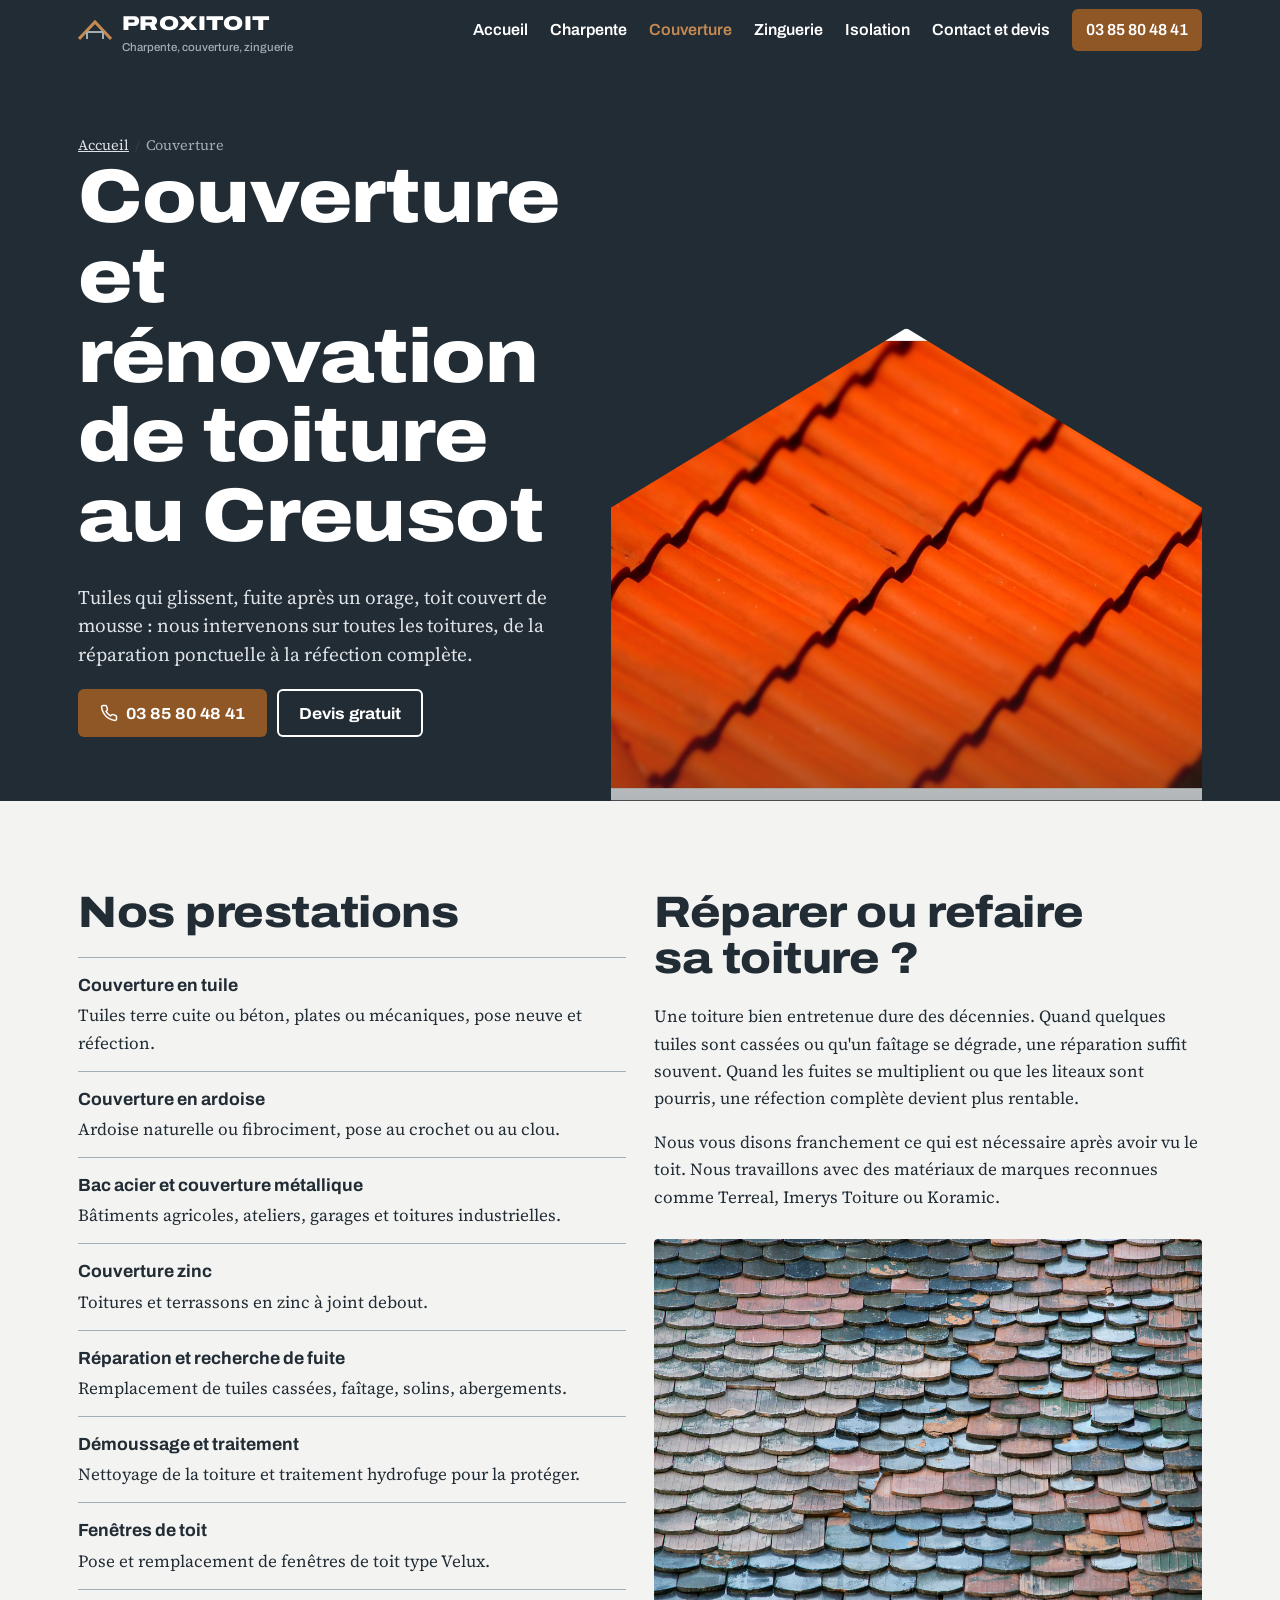
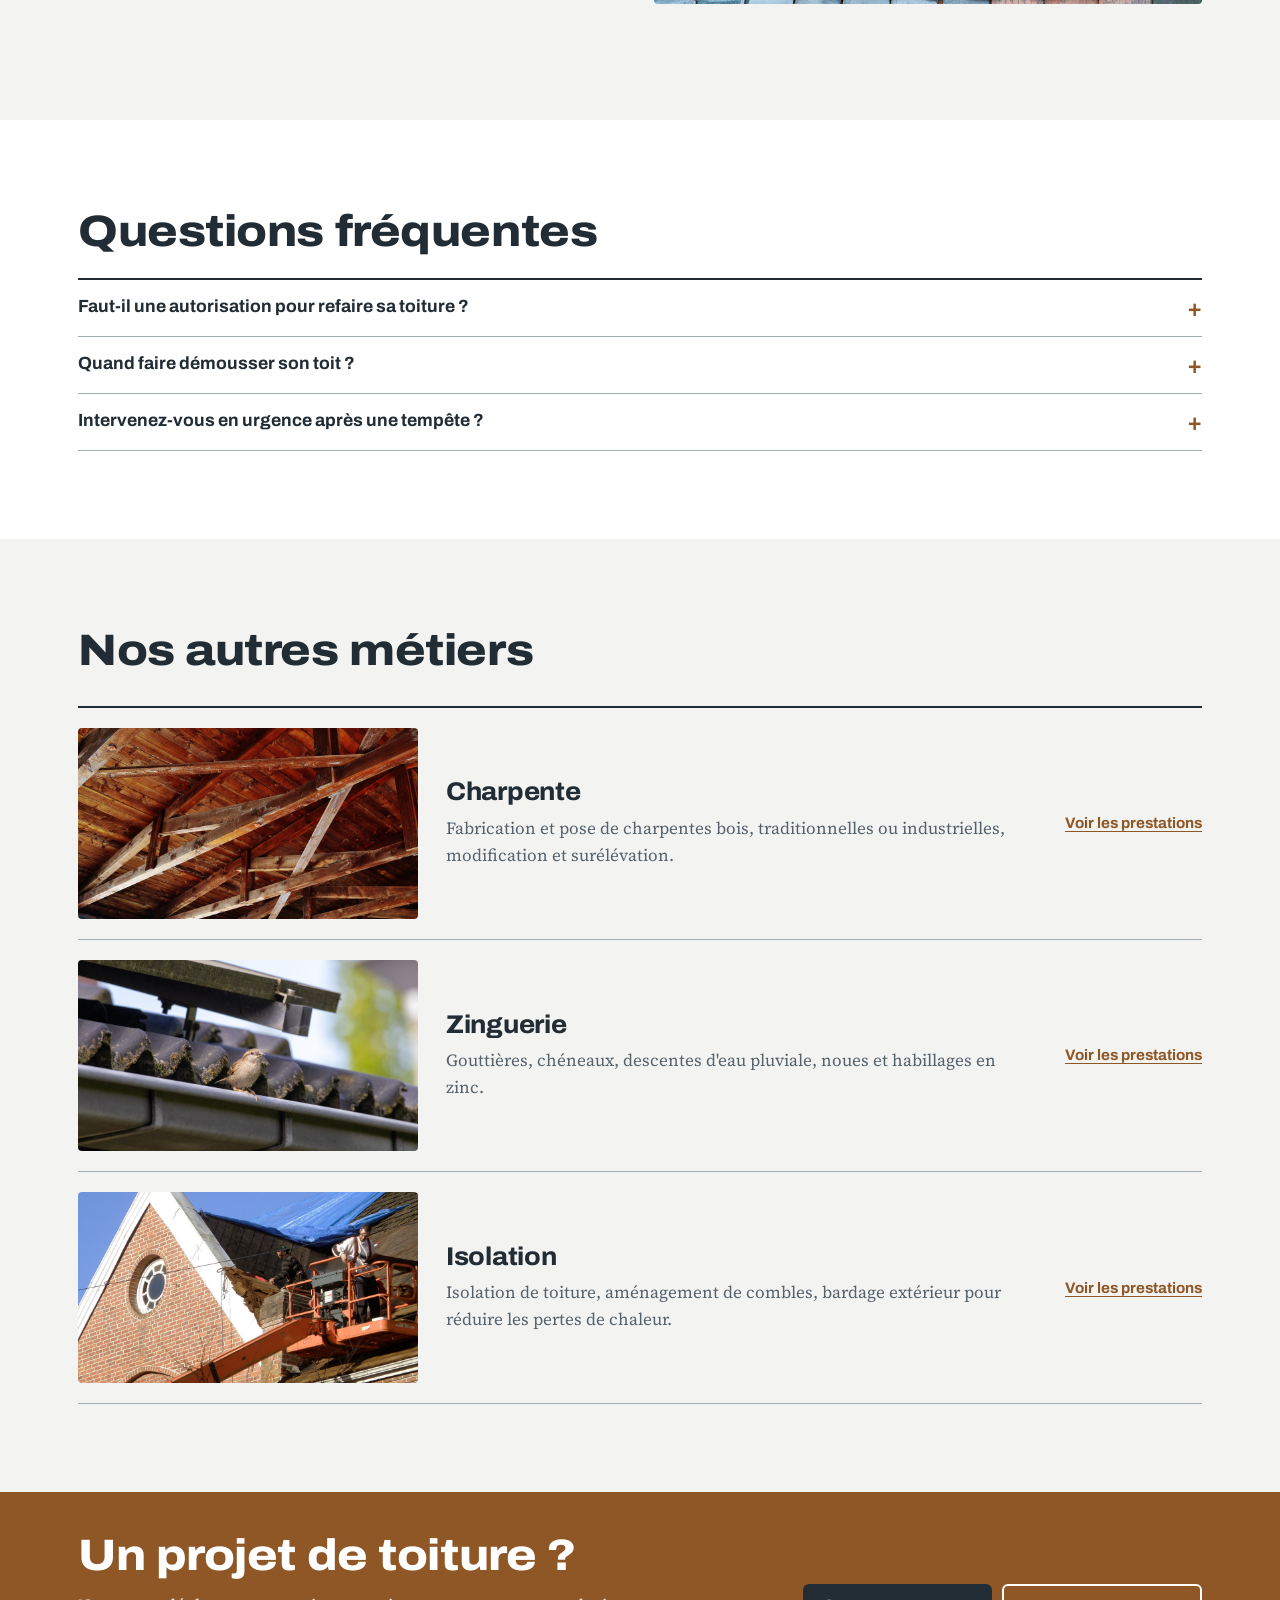
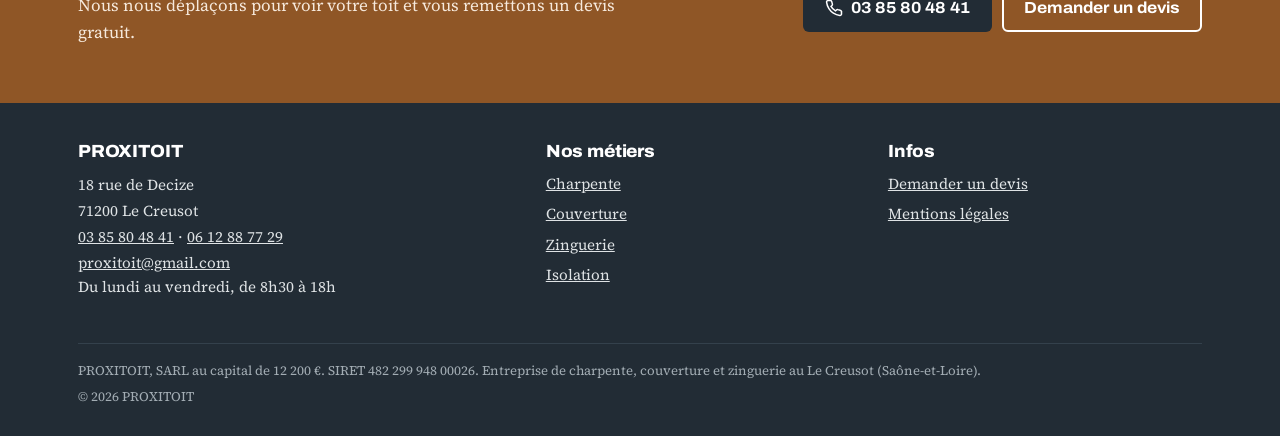
<file: site/couverture.html>
<!doctype html>
<html lang="fr">
<head>
<meta charset="utf-8">
<meta name="viewport" content="width=device-width, initial-scale=1">
<title>Couvreur au Creusot : toiture tuile, ardoise, bac acier | PROXITOIT</title>
<meta name="description" content="Couvreur au Creusot : réfection et rénovation de toiture en tuile, ardoise, zinc ou bac acier, démoussage, réparation de fuites. Devis gratuit en Saône-et-Loire.">
<link rel="canonical" href="https://www.proxitoit.fr/couverture.html">
<meta name="theme-color" content="#222c35">
<meta property="og:type" content="website">
<meta property="og:locale" content="fr_FR">
<meta property="og:site_name" content="PROXITOIT">
<meta property="og:title" content="Couvreur au Creusot : toiture tuile, ardoise, bac acier | PROXITOIT">
<meta property="og:description" content="Couvreur au Creusot : réfection et rénovation de toiture en tuile, ardoise, zinc ou bac acier, démoussage, réparation de fuites. Devis gratuit en Saône-et-Loire.">
<meta property="og:url" content="https://www.proxitoit.fr/couverture.html">
<meta property="og:image" content="https://www.proxitoit.fr/img/couverture-tuiles.jpg">
<link rel="icon" href="img/logo.svg" type="image/svg+xml">
<link rel="preconnect" href="https://fonts.googleapis.com">
<link rel="preconnect" href="https://fonts.gstatic.com" crossorigin>
<link rel="stylesheet" href="https://fonts.googleapis.com/css2?family=Archivo:wdth,wght@100..125,500..900&family=Source+Serif+4:opsz,wght@8..60,400;8..60,600&display=swap">
<link rel="stylesheet" href="css/style.css">
<script type="application/ld+json">{"@context":"https://schema.org","@type":"RoofingContractor","@id":"https://www.proxitoit.fr/#entreprise","name":"PROXITOIT","description":"Entreprise de charpente, couverture et zinguerie au Creusot (Saône-et-Loire) depuis 2005.","url":"https://www.proxitoit.fr/","telephone":"+33385804841","email":"proxitoit@gmail.com","image":"https://www.proxitoit.fr/img/charpente-traditionnelle-bois.jpg","logo":"https://www.proxitoit.fr/img/logo.svg","foundingDate":"2005","vatID":"FR35482299948","taxID":"48229994800026","founder":{"@type":"Person","name":"Christophe Roulot"},"address":{"@type":"PostalAddress","streetAddress":"18 rue de Decize","postalCode":"71200","addressLocality":"Le Creusot","addressRegion":"Bourgogne-Franche-Comté","addressCountry":"FR"},"areaServed":[{"@type":"City","name":"Le Creusot"},{"@type":"City","name":"Montceau-les-Mines"},{"@type":"City","name":"Montchanin"},{"@type":"City","name":"Torcy"},{"@type":"City","name":"Le Breuil"},{"@type":"City","name":"Saint-Sernin-du-Bois"},{"@type":"City","name":"Écuisses"},{"@type":"City","name":"Blanzy"},{"@type":"City","name":"Saint-Vallier"},{"@type":"City","name":"Couches"},{"@type":"City","name":"Autun"},{"@type":"City","name":"Chalon-sur-Saône"}],"openingHoursSpecification":[{"@type":"OpeningHoursSpecification","dayOfWeek":["Monday","Tuesday","Wednesday","Thursday","Friday"],"opens":"08:30","closes":"18:00"}],"priceRange":"€€","knowsAbout":["Charpente bois","Couverture","Zinguerie","Isolation de toiture","Démoussage","Bardage"],"hasOfferCatalog":{"@type":"OfferCatalog","name":"Prestations","itemListElement":[{"@type":"Offer","itemOffered":{"@type":"Service","name":"Charpente bois au Creusot","url":"https://www.proxitoit.fr/charpente.html"}},{"@type":"Offer","itemOffered":{"@type":"Service","name":"Couverture et rénovation de toiture au Creusot","url":"https://www.proxitoit.fr/couverture.html"}},{"@type":"Offer","itemOffered":{"@type":"Service","name":"Zinguerie et gouttières au Creusot","url":"https://www.proxitoit.fr/zinguerie.html"}},{"@type":"Offer","itemOffered":{"@type":"Service","name":"Isolation de toiture et des combles","url":"https://www.proxitoit.fr/isolation.html"}}]}}</script>
<script type="application/ld+json">{"@context":"https://schema.org","@type":"FAQPage","mainEntity":[{"@type":"Question","name":"Faut-il une autorisation pour refaire sa toiture ?","acceptedAnswer":{"@type":"Answer","text":"Si vous changez l'aspect extérieur (matériau, couleur, forme), une déclaration préalable en mairie est généralement nécessaire. Pour une réfection à l'identique, ce n'est souvent pas le cas. Renseignez-vous auprès de la mairie du Creusot."}},{"@type":"Question","name":"Quand faire démousser son toit ?","acceptedAnswer":{"@type":"Answer","text":"Idéalement au printemps ou à l'automne, par temps sec. Un démoussage régulier évite que la mousse retienne l'humidité et abîme les tuiles."}},{"@type":"Question","name":"Intervenez-vous en urgence après une tempête ?","acceptedAnswer":{"@type":"Answer","text":"Appelez-nous : nous faisons notre possible pour bâcher ou réparer rapidement une toiture endommagée."}}]}</script>
<script type="application/ld+json">{"@context":"https://schema.org","@type":"BreadcrumbList","itemListElement":[{"@type":"ListItem","position":1,"name":"Accueil","item":"https://www.proxitoit.fr/"},{"@type":"ListItem","position":2,"name":"Couverture","item":"https://www.proxitoit.fr/couverture.html"}]}</script>
</head>
<body>
<a class="skip" href="#contenu">Aller au contenu</a>
<header class="entete">
  <div class="wrap">
    <a class="logo" href="index.html"><svg viewBox="0 0 34 22" aria-hidden="true"><path d="M1 20 17 3l16 17" fill="none" stroke="#c58a52" stroke-width="3" stroke-linejoin="miter"/><path d="M9 20V13M25 20V13M9 13h16" stroke="#a3adb4" stroke-width="2" fill="none"/></svg><span>PROXITOIT<small>Charpente, couverture, zinguerie</small></span></a>
    <button class="menu-btn" aria-expanded="false" aria-controls="nav">Menu</button>
    <nav class="nav" id="nav" aria-label="Navigation principale">
      <ul><li><a href="index.html">Accueil</a></li><li><a href="charpente.html">Charpente</a></li><li><a href="couverture.html" aria-current="page">Couverture</a></li><li><a href="zinguerie.html">Zinguerie</a></li><li><a href="isolation.html">Isolation</a></li><li><a href="contact.html">Contact et devis</a></li><li><a class="tel-nav" href="tel:+33385804841">03 85 80 48 41</a></li></ul>
    </nav>
  </div>
</header>
<main id="contenu">

<section class="hero">
  <div class="wrap">
    <div class="texte">
      <nav class="fil" aria-label="Fil d'Ariane"><ol><li><a href="index.html">Accueil</a></li><li aria-current="page">Couverture</li></ol></nav>
      <h1>Couverture et rénovation de toiture au Creusot</h1>
      <p class="chapo">Tuiles qui glissent, fuite après un orage, toit couvert de mousse : nous intervenons sur toutes les toitures, de la réparation ponctuelle à la réfection complète.</p>
      <div class="actions">
        <a class="btn btn-bois" href="tel:+33385804841"><svg viewBox="0 0 24 24" fill="none" stroke="currentColor" stroke-width="2" aria-hidden="true"><path d="M22 16.9v3a2 2 0 0 1-2.2 2 19.8 19.8 0 0 1-8.6-3.1 19.5 19.5 0 0 1-6-6A19.8 19.8 0 0 1 2.1 4.2 2 2 0 0 1 4.1 2h3a2 2 0 0 1 2 1.7c.1 1 .4 1.9.7 2.8a2 2 0 0 1-.5 2.1L8 9.9a16 16 0 0 0 6 6l1.3-1.3a2 2 0 0 1 2.1-.4c.9.3 1.8.6 2.8.7a2 2 0 0 1 1.7 2z"/></svg>03 85 80 48 41</a>
        <a class="btn btn-ligne" href="contact.html#devis">Devis gratuit</a>
      </div>
    </div>
    <div class="pignon"><img src="img/couverture-tuiles.jpg" alt="Rangs de tuiles mécaniques sur une toiture" width="1024" height="779" fetchpriority="high" decoding="async" sizes="(min-width: 1000px) 55vw, 100vw"></div>
  </div>
</section>

<section class="section">
  <div class="wrap duo">
    <div>
      <h2>Nos prestations</h2>
      <ul class="prestations"><li><strong>Couverture en tuile</strong><span>Tuiles terre cuite ou béton, plates ou mécaniques, pose neuve et réfection.</span></li><li><strong>Couverture en ardoise</strong><span>Ardoise naturelle ou fibrociment, pose au crochet ou au clou.</span></li><li><strong>Bac acier et couverture métallique</strong><span>Bâtiments agricoles, ateliers, garages et toitures industrielles.</span></li><li><strong>Couverture zinc</strong><span>Toitures et terrassons en zinc à joint debout.</span></li><li><strong>Réparation et recherche de fuite</strong><span>Remplacement de tuiles cassées, faîtage, solins, abergements.</span></li><li><strong>Démoussage et traitement</strong><span>Nettoyage de la toiture et traitement hydrofuge pour la protéger.</span></li><li><strong>Fenêtres de toit</strong><span>Pose et remplacement de fenêtres de toit type Velux.</span></li></ul>
    </div>
    <div>
      <h2>Réparer ou refaire sa toiture ?</h2>
<p>Une toiture bien entretenue dure des décennies. Quand quelques tuiles sont cassées ou qu'un faîtage se dégrade, une réparation suffit souvent. Quand les fuites se multiplient ou que les liteaux sont pourris, une réfection complète devient plus rentable.</p>
<p>Nous vous disons franchement ce qui est nécessaire après avoir vu le toit. Nous travaillons avec des matériaux de marques reconnues comme Terreal, Imerys Toiture ou Koramic.</p>
      <figure class="figure"><img src="img/couverture-ardoise.jpg" alt="Couverture en ardoises vue de près" width="1000" height="667" loading="lazy" decoding="async" sizes="(min-width: 700px) 50vw, 100vw"></figure>
    </div>
  </div>
</section>

<section class="section section-blanche">
  <div class="wrap">
    <h2>Questions fréquentes</h2>
    <div class="faq"><details><summary>Faut-il une autorisation pour refaire sa toiture ?</summary><p>Si vous changez l'aspect extérieur (matériau, couleur, forme), une déclaration préalable en mairie est généralement nécessaire. Pour une réfection à l'identique, ce n'est souvent pas le cas. Renseignez-vous auprès de la mairie du Creusot.</p></details><details><summary>Quand faire démousser son toit ?</summary><p>Idéalement au printemps ou à l'automne, par temps sec. Un démoussage régulier évite que la mousse retienne l'humidité et abîme les tuiles.</p></details><details><summary>Intervenez-vous en urgence après une tempête ?</summary><p>Appelez-nous : nous faisons notre possible pour bâcher ou réparer rapidement une toiture endommagée.</p></details></div>
  </div>
</section>

<section class="section">
  <div class="wrap">
    <h2>Nos autres métiers</h2>
    <ul class="metiers">
      <li class="metier"><a href="charpente.html"><img src="img/charpente-bois-interieur.webp" alt="Assemblage de poutres et chevrons d'une charpente en bois" width="1024" height="618" loading="lazy" decoding="async" sizes="(min-width: 700px) 340px, 100vw"><div><h3>Charpente</h3><p>Fabrication et pose de charpentes bois, traditionnelles ou industrielles, modification et surélévation.</p></div><span class="voir">Voir les prestations</span></a></li>
      <li class="metier"><a href="zinguerie.html"><img src="img/zinguerie-gouttiere.jpg" alt="Gouttière en bas de pente d'une toiture en tuiles" width="2048" height="1365" loading="lazy" decoding="async" sizes="(min-width: 700px) 340px, 100vw"><div><h3>Zinguerie</h3><p>Gouttières, chéneaux, descentes d'eau pluviale, noues et habillages en zinc.</p></div><span class="voir">Voir les prestations</span></a></li>
      <li class="metier"><a href="isolation.html"><img src="img/couvreur-chantier.jpg" alt="Artisan en nacelle intervenant sur la toiture d'une maison" width="1024" height="765" loading="lazy" decoding="async" sizes="(min-width: 700px) 340px, 100vw"><div><h3>Isolation</h3><p>Isolation de toiture, aménagement de combles, bardage extérieur pour réduire les pertes de chaleur.</p></div><span class="voir">Voir les prestations</span></a></li>
    </ul>
  </div>
</section>
<section class="cta">
  <div class="wrap">
    <div>
      <h2>Un projet de toiture ?</h2>
      <p>Nous nous déplaçons pour voir votre toit et vous remettons un devis gratuit.</p>
    </div>
    <div class="actions">
      <a class="btn btn-bois" href="tel:+33385804841"><svg viewBox="0 0 24 24" fill="none" stroke="currentColor" stroke-width="2" aria-hidden="true"><path d="M22 16.9v3a2 2 0 0 1-2.2 2 19.8 19.8 0 0 1-8.6-3.1 19.5 19.5 0 0 1-6-6A19.8 19.8 0 0 1 2.1 4.2 2 2 0 0 1 4.1 2h3a2 2 0 0 1 2 1.7c.1 1 .4 1.9.7 2.8a2 2 0 0 1-.5 2.1L8 9.9a16 16 0 0 0 6 6l1.3-1.3a2 2 0 0 1 2.1-.4c.9.3 1.8.6 2.8.7a2 2 0 0 1 1.7 2z"/></svg>03 85 80 48 41</a>
      <a class="btn btn-ligne" href="contact.html#devis">Demander un devis</a>
    </div>
  </div>
</section>
</main>
<footer class="pied">
  <div class="wrap">
    <div>
      <h2>PROXITOIT</h2>
      <address>
        18 rue de Decize<br>71200 Le Creusot<br>
        <a href="tel:+33385804841">03 85 80 48 41</a> · <a href="tel:+33612887729">06 12 88 77 29</a><br>
        <a href="mailto:proxitoit@gmail.com">proxitoit@gmail.com</a>
      </address>
      <p>Du lundi au vendredi, de 8h30 à 18h</p>
    </div>
    <div>
      <h2>Nos métiers</h2>
      <ul><li><a href="charpente.html">Charpente</a></li><li><a href="couverture.html">Couverture</a></li><li><a href="zinguerie.html">Zinguerie</a></li><li><a href="isolation.html">Isolation</a></li></ul>
    </div>
    <div>
      <h2>Infos</h2>
      <ul><li><a href="contact.html">Demander un devis</a></li><li><a href="mentions-legales.html">Mentions légales</a></li></ul>
    </div>
    <div class="legal">
      <p>PROXITOIT, SARL au capital de 12 200 €. SIRET 482 299 948 00026. Entreprise de charpente, couverture et zinguerie au Le Creusot (Saône-et-Loire).</p>
      <p>© 2026 PROXITOIT</p>
    </div>
  </div>
</footer>
<nav class="barre-appel" aria-label="Contact rapide">
  <a href="tel:+33385804841"><svg viewBox="0 0 24 24" fill="none" stroke="currentColor" stroke-width="2" aria-hidden="true"><path d="M22 16.9v3a2 2 0 0 1-2.2 2 19.8 19.8 0 0 1-8.6-3.1 19.5 19.5 0 0 1-6-6A19.8 19.8 0 0 1 2.1 4.2 2 2 0 0 1 4.1 2h3a2 2 0 0 1 2 1.7c.1 1 .4 1.9.7 2.8a2 2 0 0 1-.5 2.1L8 9.9a16 16 0 0 0 6 6l1.3-1.3a2 2 0 0 1 2.1-.4c.9.3 1.8.6 2.8.7a2 2 0 0 1 1.7 2z"/></svg>Appeler</a>
  <a href="contact.html#devis"><svg viewBox="0 0 24 24" fill="none" stroke="currentColor" stroke-width="2" aria-hidden="true"><path d="M14 2H6a2 2 0 0 0-2 2v16a2 2 0 0 0 2 2h12a2 2 0 0 0 2-2V8z"/><path d="M14 2v6h6M8 13h8M8 17h5"/></svg>Devis gratuit</a>
</nav>
<script src="js/main.js" defer></script>
</body>
</html>
</file>
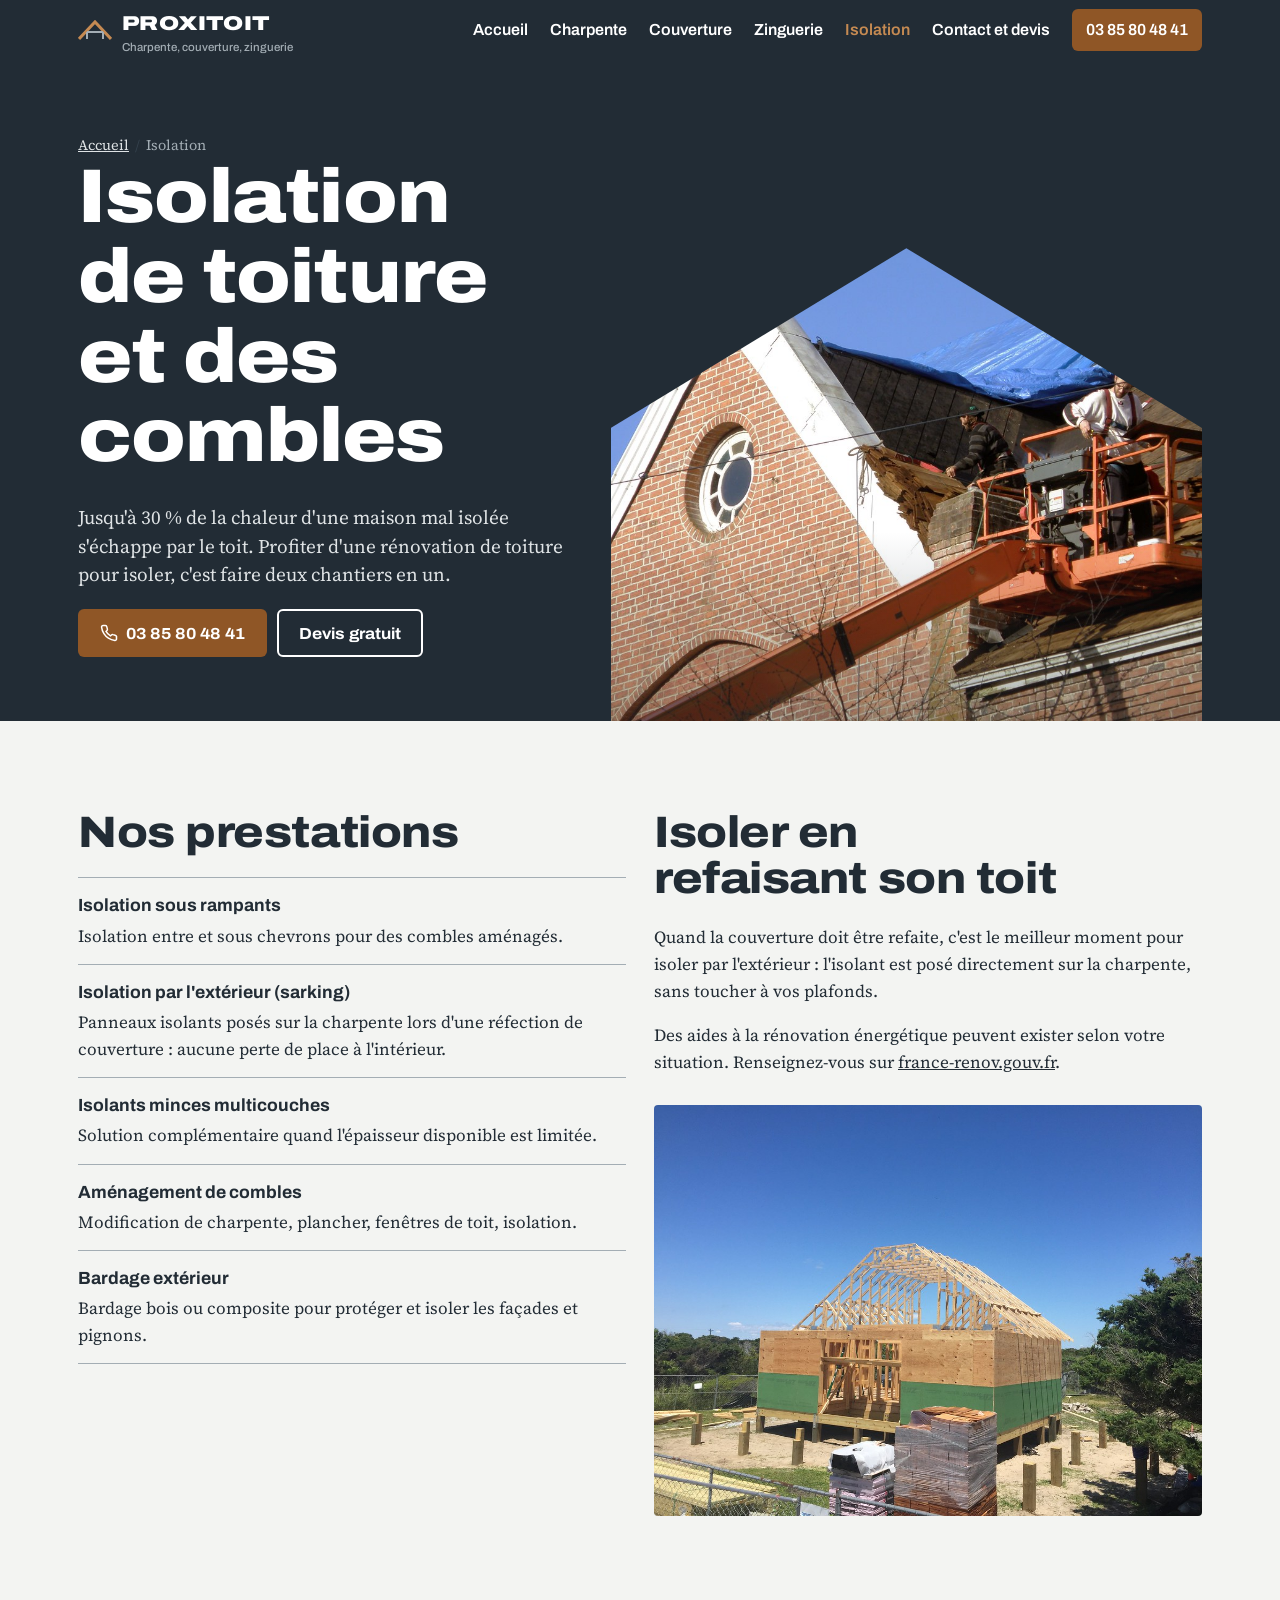
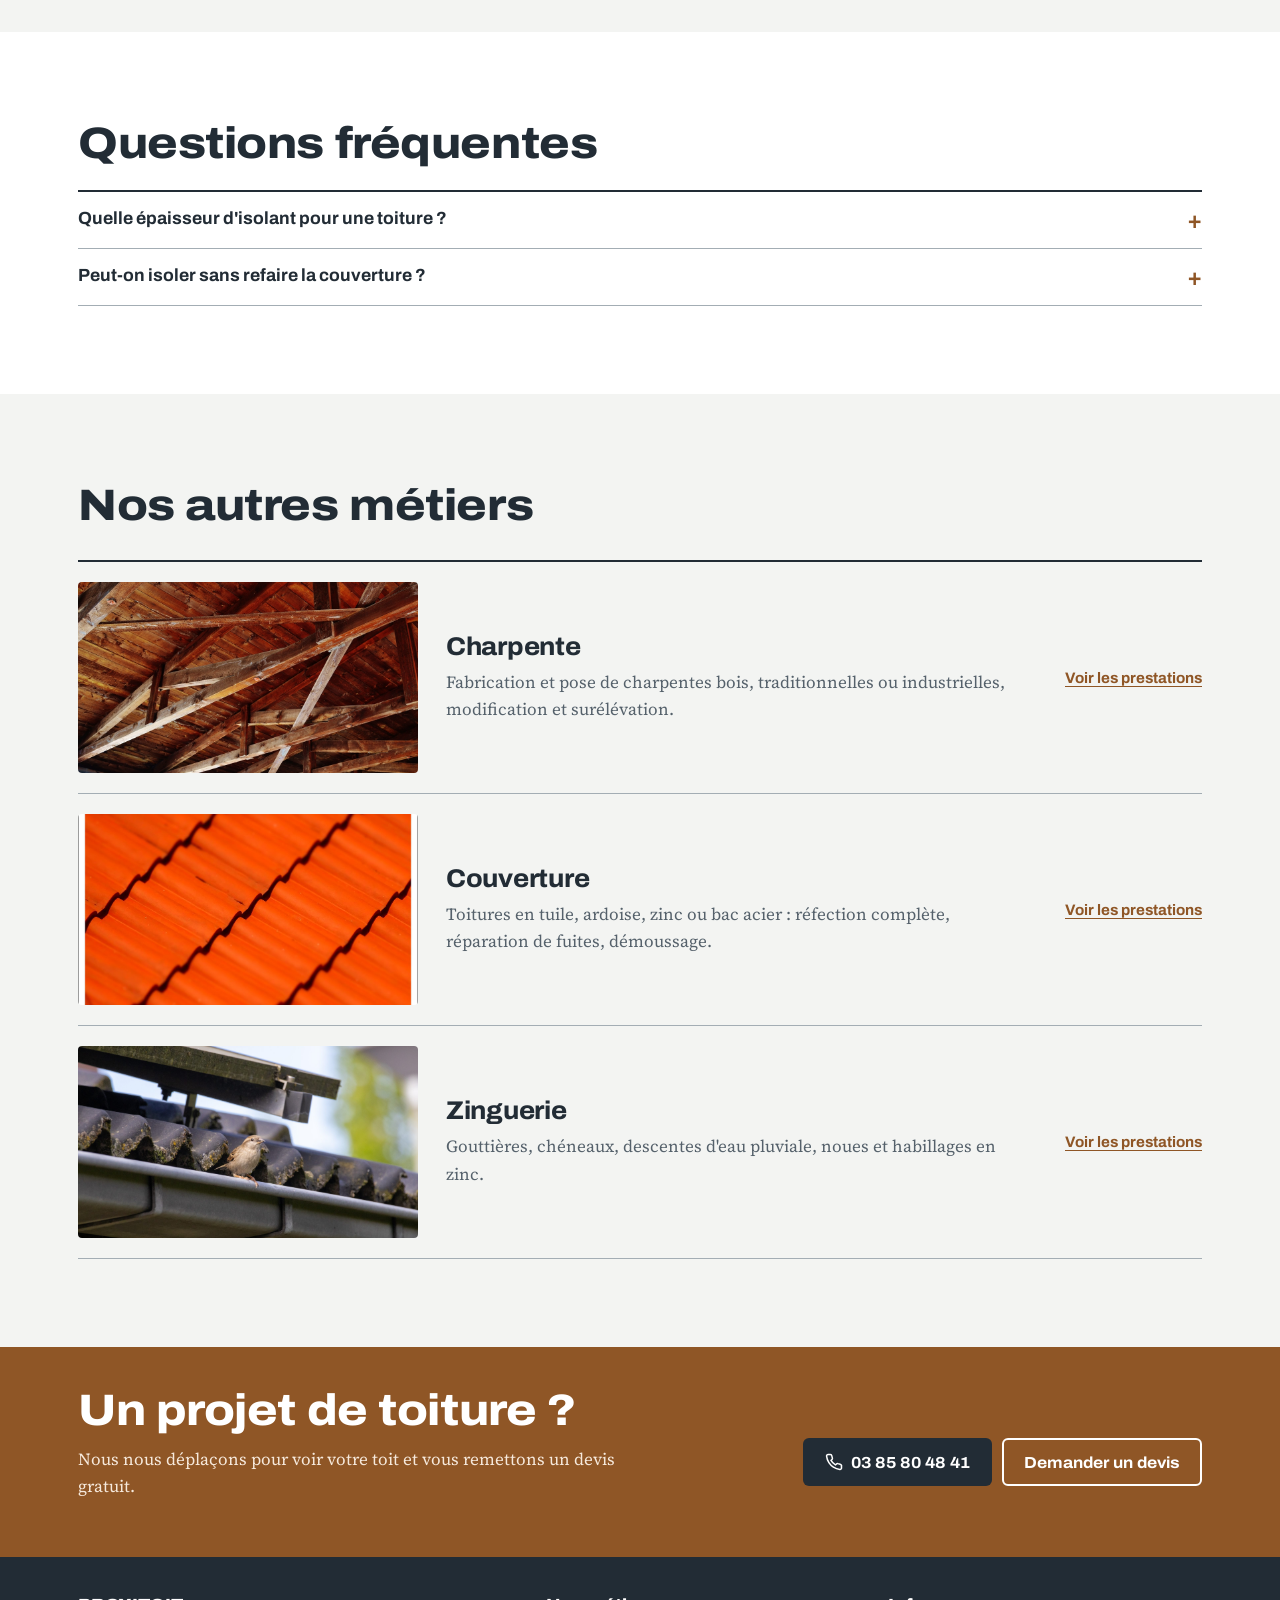
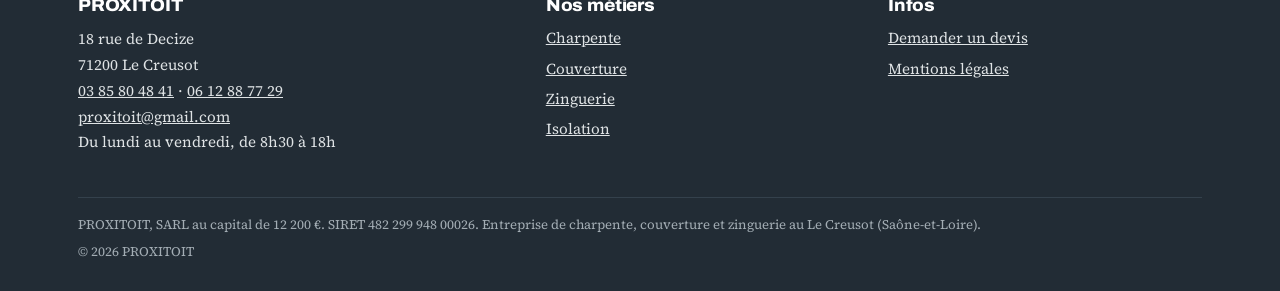
<file: site/isolation.html>
<!doctype html>
<html lang="fr">
<head>
<meta charset="utf-8">
<meta name="viewport" content="width=device-width, initial-scale=1">
<title>Isolation de toiture et combles au Creusot | PROXITOIT</title>
<meta name="description" content="Isolation de toiture par l'intérieur ou par l'extérieur (sarking), aménagement de combles au Creusot et en Saône-et-Loire. Devis gratuit.">
<link rel="canonical" href="https://www.proxitoit.fr/isolation.html">
<meta name="theme-color" content="#222c35">
<meta property="og:type" content="website">
<meta property="og:locale" content="fr_FR">
<meta property="og:site_name" content="PROXITOIT">
<meta property="og:title" content="Isolation de toiture et combles au Creusot | PROXITOIT">
<meta property="og:description" content="Isolation de toiture par l'intérieur ou par l'extérieur (sarking), aménagement de combles au Creusot et en Saône-et-Loire. Devis gratuit.">
<meta property="og:url" content="https://www.proxitoit.fr/isolation.html">
<meta property="og:image" content="https://www.proxitoit.fr/img/couvreur-chantier.jpg">
<link rel="icon" href="img/logo.svg" type="image/svg+xml">
<link rel="preconnect" href="https://fonts.googleapis.com">
<link rel="preconnect" href="https://fonts.gstatic.com" crossorigin>
<link rel="stylesheet" href="https://fonts.googleapis.com/css2?family=Archivo:wdth,wght@100..125,500..900&family=Source+Serif+4:opsz,wght@8..60,400;8..60,600&display=swap">
<link rel="stylesheet" href="css/style.css">
<script type="application/ld+json">{"@context":"https://schema.org","@type":"RoofingContractor","@id":"https://www.proxitoit.fr/#entreprise","name":"PROXITOIT","description":"Entreprise de charpente, couverture et zinguerie au Creusot (Saône-et-Loire) depuis 2005.","url":"https://www.proxitoit.fr/","telephone":"+33385804841","email":"proxitoit@gmail.com","image":"https://www.proxitoit.fr/img/charpente-traditionnelle-bois.jpg","logo":"https://www.proxitoit.fr/img/logo.svg","foundingDate":"2005","vatID":"FR35482299948","taxID":"48229994800026","founder":{"@type":"Person","name":"Christophe Roulot"},"address":{"@type":"PostalAddress","streetAddress":"18 rue de Decize","postalCode":"71200","addressLocality":"Le Creusot","addressRegion":"Bourgogne-Franche-Comté","addressCountry":"FR"},"areaServed":[{"@type":"City","name":"Le Creusot"},{"@type":"City","name":"Montceau-les-Mines"},{"@type":"City","name":"Montchanin"},{"@type":"City","name":"Torcy"},{"@type":"City","name":"Le Breuil"},{"@type":"City","name":"Saint-Sernin-du-Bois"},{"@type":"City","name":"Écuisses"},{"@type":"City","name":"Blanzy"},{"@type":"City","name":"Saint-Vallier"},{"@type":"City","name":"Couches"},{"@type":"City","name":"Autun"},{"@type":"City","name":"Chalon-sur-Saône"}],"openingHoursSpecification":[{"@type":"OpeningHoursSpecification","dayOfWeek":["Monday","Tuesday","Wednesday","Thursday","Friday"],"opens":"08:30","closes":"18:00"}],"priceRange":"€€","knowsAbout":["Charpente bois","Couverture","Zinguerie","Isolation de toiture","Démoussage","Bardage"],"hasOfferCatalog":{"@type":"OfferCatalog","name":"Prestations","itemListElement":[{"@type":"Offer","itemOffered":{"@type":"Service","name":"Charpente bois au Creusot","url":"https://www.proxitoit.fr/charpente.html"}},{"@type":"Offer","itemOffered":{"@type":"Service","name":"Couverture et rénovation de toiture au Creusot","url":"https://www.proxitoit.fr/couverture.html"}},{"@type":"Offer","itemOffered":{"@type":"Service","name":"Zinguerie et gouttières au Creusot","url":"https://www.proxitoit.fr/zinguerie.html"}},{"@type":"Offer","itemOffered":{"@type":"Service","name":"Isolation de toiture et des combles","url":"https://www.proxitoit.fr/isolation.html"}}]}}</script>
<script type="application/ld+json">{"@context":"https://schema.org","@type":"FAQPage","mainEntity":[{"@type":"Question","name":"Quelle épaisseur d'isolant pour une toiture ?","acceptedAnswer":{"@type":"Answer","text":"Cela dépend de l'isolant et de la performance visée. Nous vous proposons une solution adaptée à votre charpente et à la place disponible."}},{"@type":"Question","name":"Peut-on isoler sans refaire la couverture ?","acceptedAnswer":{"@type":"Answer","text":"Oui, par l'intérieur, sous les rampants. L'isolation par l'extérieur se fait plutôt à l'occasion d'une réfection de toiture."}}]}</script>
<script type="application/ld+json">{"@context":"https://schema.org","@type":"BreadcrumbList","itemListElement":[{"@type":"ListItem","position":1,"name":"Accueil","item":"https://www.proxitoit.fr/"},{"@type":"ListItem","position":2,"name":"Isolation","item":"https://www.proxitoit.fr/isolation.html"}]}</script>
</head>
<body>
<a class="skip" href="#contenu">Aller au contenu</a>
<header class="entete">
  <div class="wrap">
    <a class="logo" href="index.html"><svg viewBox="0 0 34 22" aria-hidden="true"><path d="M1 20 17 3l16 17" fill="none" stroke="#c58a52" stroke-width="3" stroke-linejoin="miter"/><path d="M9 20V13M25 20V13M9 13h16" stroke="#a3adb4" stroke-width="2" fill="none"/></svg><span>PROXITOIT<small>Charpente, couverture, zinguerie</small></span></a>
    <button class="menu-btn" aria-expanded="false" aria-controls="nav">Menu</button>
    <nav class="nav" id="nav" aria-label="Navigation principale">
      <ul><li><a href="index.html">Accueil</a></li><li><a href="charpente.html">Charpente</a></li><li><a href="couverture.html">Couverture</a></li><li><a href="zinguerie.html">Zinguerie</a></li><li><a href="isolation.html" aria-current="page">Isolation</a></li><li><a href="contact.html">Contact et devis</a></li><li><a class="tel-nav" href="tel:+33385804841">03 85 80 48 41</a></li></ul>
    </nav>
  </div>
</header>
<main id="contenu">

<section class="hero">
  <div class="wrap">
    <div class="texte">
      <nav class="fil" aria-label="Fil d'Ariane"><ol><li><a href="index.html">Accueil</a></li><li aria-current="page">Isolation</li></ol></nav>
      <h1>Isolation de toiture et des combles</h1>
      <p class="chapo">Jusqu'à 30 % de la chaleur d'une maison mal isolée s'échappe par le toit. Profiter d'une rénovation de toiture pour isoler, c'est faire deux chantiers en un.</p>
      <div class="actions">
        <a class="btn btn-bois" href="tel:+33385804841"><svg viewBox="0 0 24 24" fill="none" stroke="currentColor" stroke-width="2" aria-hidden="true"><path d="M22 16.9v3a2 2 0 0 1-2.2 2 19.8 19.8 0 0 1-8.6-3.1 19.5 19.5 0 0 1-6-6A19.8 19.8 0 0 1 2.1 4.2 2 2 0 0 1 4.1 2h3a2 2 0 0 1 2 1.7c.1 1 .4 1.9.7 2.8a2 2 0 0 1-.5 2.1L8 9.9a16 16 0 0 0 6 6l1.3-1.3a2 2 0 0 1 2.1-.4c.9.3 1.8.6 2.8.7a2 2 0 0 1 1.7 2z"/></svg>03 85 80 48 41</a>
        <a class="btn btn-ligne" href="contact.html#devis">Devis gratuit</a>
      </div>
    </div>
    <div class="pignon"><img src="img/couvreur-chantier.jpg" alt="Artisan en nacelle intervenant sur la toiture d'une maison" width="1024" height="765" fetchpriority="high" decoding="async" sizes="(min-width: 1000px) 55vw, 100vw"></div>
  </div>
</section>

<section class="section">
  <div class="wrap duo">
    <div>
      <h2>Nos prestations</h2>
      <ul class="prestations"><li><strong>Isolation sous rampants</strong><span>Isolation entre et sous chevrons pour des combles aménagés.</span></li><li><strong>Isolation par l'extérieur (sarking)</strong><span>Panneaux isolants posés sur la charpente lors d'une réfection de couverture : aucune perte de place à l'intérieur.</span></li><li><strong>Isolants minces multicouches</strong><span>Solution complémentaire quand l'épaisseur disponible est limitée.</span></li><li><strong>Aménagement de combles</strong><span>Modification de charpente, plancher, fenêtres de toit, isolation.</span></li><li><strong>Bardage extérieur</strong><span>Bardage bois ou composite pour protéger et isoler les façades et pignons.</span></li></ul>
    </div>
    <div>
      <h2>Isoler en refaisant son toit</h2>
<p>Quand la couverture doit être refaite, c'est le meilleur moment pour isoler par l'extérieur : l'isolant est posé directement sur la charpente, sans toucher à vos plafonds.</p>
<p>Des aides à la rénovation énergétique peuvent exister selon votre situation. Renseignez-vous sur <a href="https://france-renov.gouv.fr" rel="noopener">france-renov.gouv.fr</a>.</p>
      <figure class="figure"><img src="img/pose-charpente-maison.jpg" alt="Structure de toiture avant pose de l'isolant" width="1024" height="768" loading="lazy" decoding="async" sizes="(min-width: 700px) 50vw, 100vw"></figure>
    </div>
  </div>
</section>

<section class="section section-blanche">
  <div class="wrap">
    <h2>Questions fréquentes</h2>
    <div class="faq"><details><summary>Quelle épaisseur d'isolant pour une toiture ?</summary><p>Cela dépend de l'isolant et de la performance visée. Nous vous proposons une solution adaptée à votre charpente et à la place disponible.</p></details><details><summary>Peut-on isoler sans refaire la couverture ?</summary><p>Oui, par l'intérieur, sous les rampants. L'isolation par l'extérieur se fait plutôt à l'occasion d'une réfection de toiture.</p></details></div>
  </div>
</section>

<section class="section">
  <div class="wrap">
    <h2>Nos autres métiers</h2>
    <ul class="metiers">
      <li class="metier"><a href="charpente.html"><img src="img/charpente-bois-interieur.webp" alt="Assemblage de poutres et chevrons d'une charpente en bois" width="1024" height="618" loading="lazy" decoding="async" sizes="(min-width: 700px) 340px, 100vw"><div><h3>Charpente</h3><p>Fabrication et pose de charpentes bois, traditionnelles ou industrielles, modification et surélévation.</p></div><span class="voir">Voir les prestations</span></a></li>
      <li class="metier"><a href="couverture.html"><img src="img/couverture-tuiles.jpg" alt="Rangs de tuiles mécaniques sur une toiture" width="1024" height="779" loading="lazy" decoding="async" sizes="(min-width: 700px) 340px, 100vw"><div><h3>Couverture</h3><p>Toitures en tuile, ardoise, zinc ou bac acier : réfection complète, réparation de fuites, démoussage.</p></div><span class="voir">Voir les prestations</span></a></li>
      <li class="metier"><a href="zinguerie.html"><img src="img/zinguerie-gouttiere.jpg" alt="Gouttière en bas de pente d'une toiture en tuiles" width="2048" height="1365" loading="lazy" decoding="async" sizes="(min-width: 700px) 340px, 100vw"><div><h3>Zinguerie</h3><p>Gouttières, chéneaux, descentes d'eau pluviale, noues et habillages en zinc.</p></div><span class="voir">Voir les prestations</span></a></li>
    </ul>
  </div>
</section>
<section class="cta">
  <div class="wrap">
    <div>
      <h2>Un projet de toiture ?</h2>
      <p>Nous nous déplaçons pour voir votre toit et vous remettons un devis gratuit.</p>
    </div>
    <div class="actions">
      <a class="btn btn-bois" href="tel:+33385804841"><svg viewBox="0 0 24 24" fill="none" stroke="currentColor" stroke-width="2" aria-hidden="true"><path d="M22 16.9v3a2 2 0 0 1-2.2 2 19.8 19.8 0 0 1-8.6-3.1 19.5 19.5 0 0 1-6-6A19.8 19.8 0 0 1 2.1 4.2 2 2 0 0 1 4.1 2h3a2 2 0 0 1 2 1.7c.1 1 .4 1.9.7 2.8a2 2 0 0 1-.5 2.1L8 9.9a16 16 0 0 0 6 6l1.3-1.3a2 2 0 0 1 2.1-.4c.9.3 1.8.6 2.8.7a2 2 0 0 1 1.7 2z"/></svg>03 85 80 48 41</a>
      <a class="btn btn-ligne" href="contact.html#devis">Demander un devis</a>
    </div>
  </div>
</section>
</main>
<footer class="pied">
  <div class="wrap">
    <div>
      <h2>PROXITOIT</h2>
      <address>
        18 rue de Decize<br>71200 Le Creusot<br>
        <a href="tel:+33385804841">03 85 80 48 41</a> · <a href="tel:+33612887729">06 12 88 77 29</a><br>
        <a href="mailto:proxitoit@gmail.com">proxitoit@gmail.com</a>
      </address>
      <p>Du lundi au vendredi, de 8h30 à 18h</p>
    </div>
    <div>
      <h2>Nos métiers</h2>
      <ul><li><a href="charpente.html">Charpente</a></li><li><a href="couverture.html">Couverture</a></li><li><a href="zinguerie.html">Zinguerie</a></li><li><a href="isolation.html">Isolation</a></li></ul>
    </div>
    <div>
      <h2>Infos</h2>
      <ul><li><a href="contact.html">Demander un devis</a></li><li><a href="mentions-legales.html">Mentions légales</a></li></ul>
    </div>
    <div class="legal">
      <p>PROXITOIT, SARL au capital de 12 200 €. SIRET 482 299 948 00026. Entreprise de charpente, couverture et zinguerie au Le Creusot (Saône-et-Loire).</p>
      <p>© 2026 PROXITOIT</p>
    </div>
  </div>
</footer>
<nav class="barre-appel" aria-label="Contact rapide">
  <a href="tel:+33385804841"><svg viewBox="0 0 24 24" fill="none" stroke="currentColor" stroke-width="2" aria-hidden="true"><path d="M22 16.9v3a2 2 0 0 1-2.2 2 19.8 19.8 0 0 1-8.6-3.1 19.5 19.5 0 0 1-6-6A19.8 19.8 0 0 1 2.1 4.2 2 2 0 0 1 4.1 2h3a2 2 0 0 1 2 1.7c.1 1 .4 1.9.7 2.8a2 2 0 0 1-.5 2.1L8 9.9a16 16 0 0 0 6 6l1.3-1.3a2 2 0 0 1 2.1-.4c.9.3 1.8.6 2.8.7a2 2 0 0 1 1.7 2z"/></svg>Appeler</a>
  <a href="contact.html#devis"><svg viewBox="0 0 24 24" fill="none" stroke="currentColor" stroke-width="2" aria-hidden="true"><path d="M14 2H6a2 2 0 0 0-2 2v16a2 2 0 0 0 2 2h12a2 2 0 0 0 2-2V8z"/><path d="M14 2v6h6M8 13h8M8 17h5"/></svg>Devis gratuit</a>
</nav>
<script src="js/main.js" defer></script>
</body>
</html>
</file>
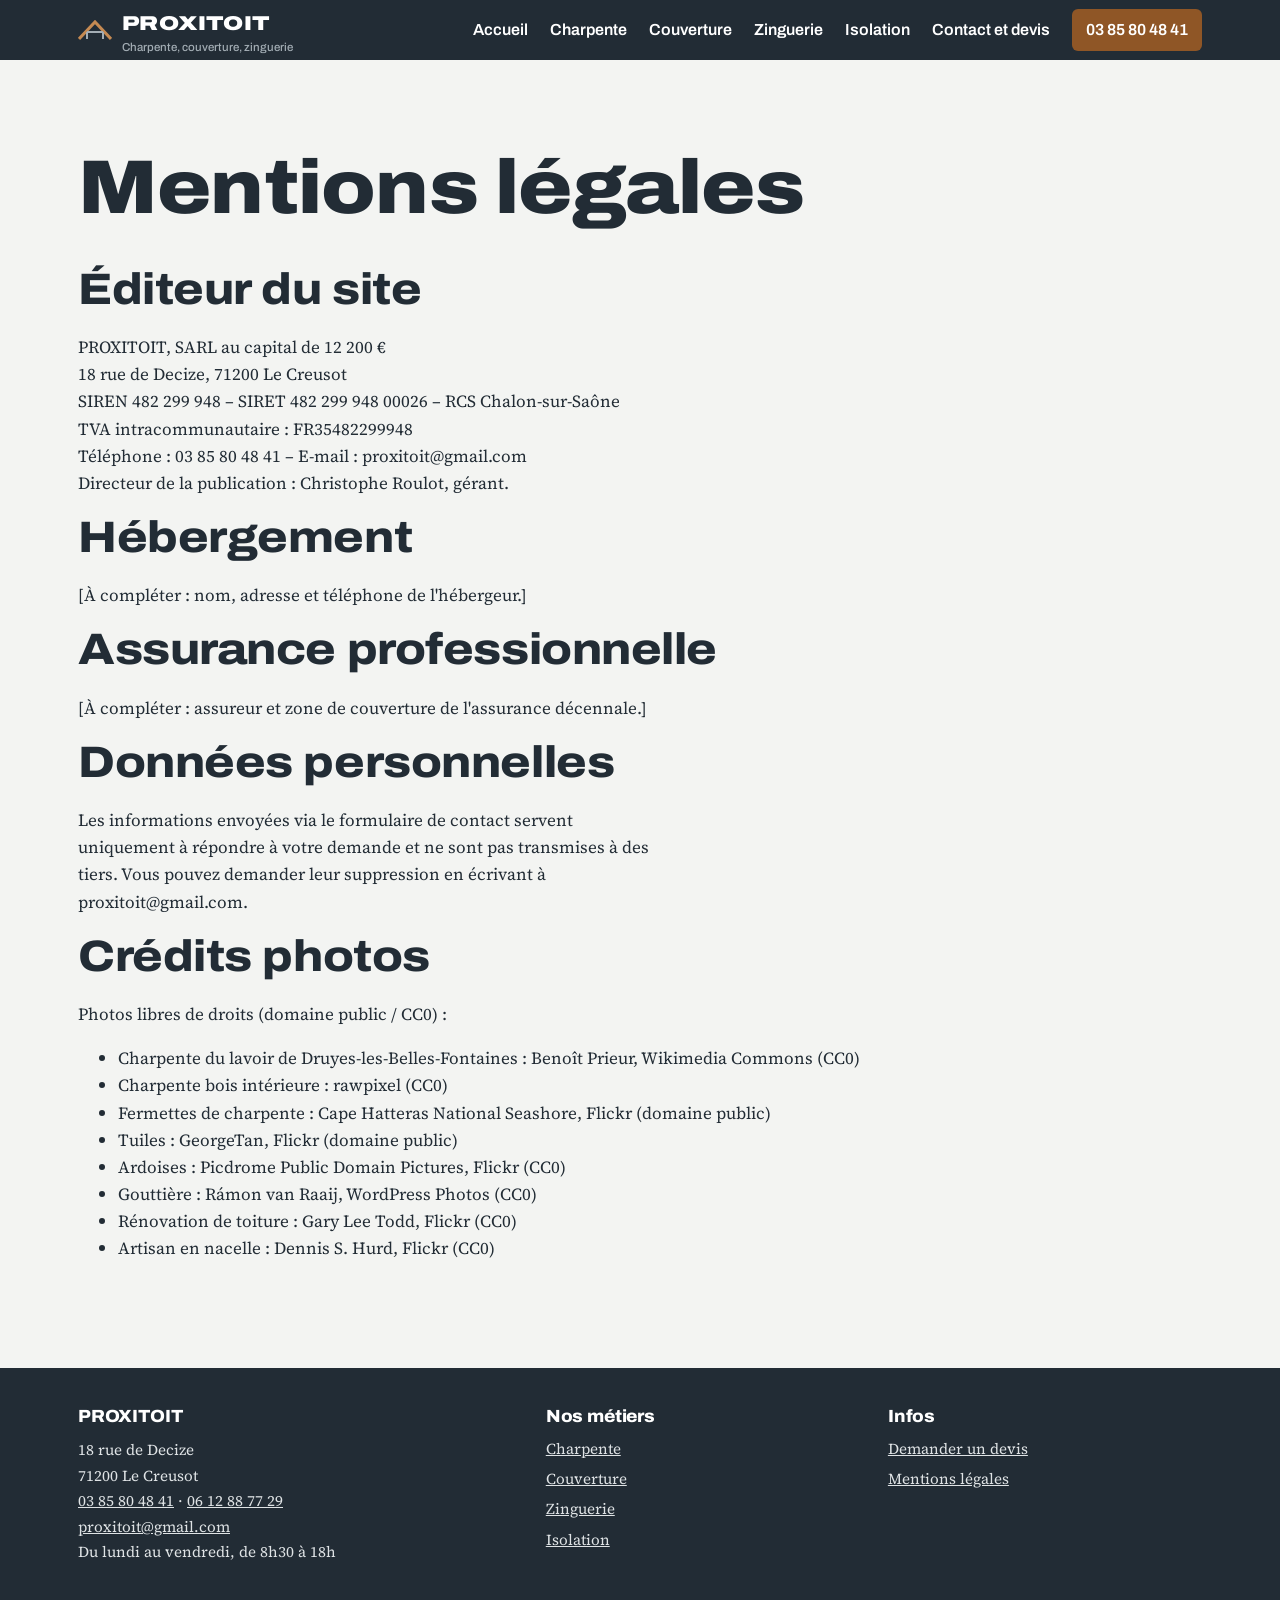
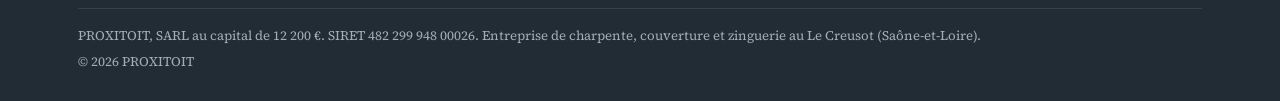
<file: site/mentions-legales.html>
<!doctype html>
<html lang="fr">
<head>
<meta charset="utf-8">
<meta name="viewport" content="width=device-width, initial-scale=1">
<title>Mentions légales | PROXITOIT</title>
<meta name="description" content="Mentions légales du site PROXITOIT, charpente couverture zinguerie au Creusot.">
<link rel="canonical" href="https://www.proxitoit.fr/mentions-legales.html">
<meta name="theme-color" content="#222c35">
<meta property="og:type" content="website">
<meta property="og:locale" content="fr_FR">
<meta property="og:site_name" content="PROXITOIT">
<meta property="og:title" content="Mentions légales | PROXITOIT">
<meta property="og:description" content="Mentions légales du site PROXITOIT, charpente couverture zinguerie au Creusot.">
<meta property="og:url" content="https://www.proxitoit.fr/mentions-legales.html">
<meta property="og:image" content="https://www.proxitoit.fr/img/charpente-traditionnelle-bois.jpg">
<link rel="icon" href="img/logo.svg" type="image/svg+xml">
<link rel="preconnect" href="https://fonts.googleapis.com">
<link rel="preconnect" href="https://fonts.gstatic.com" crossorigin>
<link rel="stylesheet" href="https://fonts.googleapis.com/css2?family=Archivo:wdth,wght@100..125,500..900&family=Source+Serif+4:opsz,wght@8..60,400;8..60,600&display=swap">
<link rel="stylesheet" href="css/style.css">
<script type="application/ld+json">{"@context":"https://schema.org","@type":"RoofingContractor","@id":"https://www.proxitoit.fr/#entreprise","name":"PROXITOIT","description":"Entreprise de charpente, couverture et zinguerie au Creusot (Saône-et-Loire) depuis 2005.","url":"https://www.proxitoit.fr/","telephone":"+33385804841","email":"proxitoit@gmail.com","image":"https://www.proxitoit.fr/img/charpente-traditionnelle-bois.jpg","logo":"https://www.proxitoit.fr/img/logo.svg","foundingDate":"2005","vatID":"FR35482299948","taxID":"48229994800026","founder":{"@type":"Person","name":"Christophe Roulot"},"address":{"@type":"PostalAddress","streetAddress":"18 rue de Decize","postalCode":"71200","addressLocality":"Le Creusot","addressRegion":"Bourgogne-Franche-Comté","addressCountry":"FR"},"areaServed":[{"@type":"City","name":"Le Creusot"},{"@type":"City","name":"Montceau-les-Mines"},{"@type":"City","name":"Montchanin"},{"@type":"City","name":"Torcy"},{"@type":"City","name":"Le Breuil"},{"@type":"City","name":"Saint-Sernin-du-Bois"},{"@type":"City","name":"Écuisses"},{"@type":"City","name":"Blanzy"},{"@type":"City","name":"Saint-Vallier"},{"@type":"City","name":"Couches"},{"@type":"City","name":"Autun"},{"@type":"City","name":"Chalon-sur-Saône"}],"openingHoursSpecification":[{"@type":"OpeningHoursSpecification","dayOfWeek":["Monday","Tuesday","Wednesday","Thursday","Friday"],"opens":"08:30","closes":"18:00"}],"priceRange":"€€","knowsAbout":["Charpente bois","Couverture","Zinguerie","Isolation de toiture","Démoussage","Bardage"],"hasOfferCatalog":{"@type":"OfferCatalog","name":"Prestations","itemListElement":[{"@type":"Offer","itemOffered":{"@type":"Service","name":"Charpente bois au Creusot","url":"https://www.proxitoit.fr/charpente.html"}},{"@type":"Offer","itemOffered":{"@type":"Service","name":"Couverture et rénovation de toiture au Creusot","url":"https://www.proxitoit.fr/couverture.html"}},{"@type":"Offer","itemOffered":{"@type":"Service","name":"Zinguerie et gouttières au Creusot","url":"https://www.proxitoit.fr/zinguerie.html"}},{"@type":"Offer","itemOffered":{"@type":"Service","name":"Isolation de toiture et des combles","url":"https://www.proxitoit.fr/isolation.html"}}]}}</script>
</head>
<body>
<a class="skip" href="#contenu">Aller au contenu</a>
<header class="entete">
  <div class="wrap">
    <a class="logo" href="index.html"><svg viewBox="0 0 34 22" aria-hidden="true"><path d="M1 20 17 3l16 17" fill="none" stroke="#c58a52" stroke-width="3" stroke-linejoin="miter"/><path d="M9 20V13M25 20V13M9 13h16" stroke="#a3adb4" stroke-width="2" fill="none"/></svg><span>PROXITOIT<small>Charpente, couverture, zinguerie</small></span></a>
    <button class="menu-btn" aria-expanded="false" aria-controls="nav">Menu</button>
    <nav class="nav" id="nav" aria-label="Navigation principale">
      <ul><li><a href="index.html">Accueil</a></li><li><a href="charpente.html">Charpente</a></li><li><a href="couverture.html">Couverture</a></li><li><a href="zinguerie.html">Zinguerie</a></li><li><a href="isolation.html">Isolation</a></li><li><a href="contact.html">Contact et devis</a></li><li><a class="tel-nav" href="tel:+33385804841">03 85 80 48 41</a></li></ul>
    </nav>
  </div>
</header>
<main id="contenu">

<section class="section">
  <div class="wrap">
    <h1>Mentions légales</h1>
    <h2>Éditeur du site</h2>
    <p>PROXITOIT, SARL au capital de 12 200 €<br>18 rue de Decize, 71200 Le Creusot<br>SIREN 482 299 948 – SIRET 482 299 948 00026 – RCS Chalon-sur-Saône<br>TVA intracommunautaire : FR35482299948<br>Téléphone : 03 85 80 48 41 – E-mail : proxitoit@gmail.com<br>Directeur de la publication : Christophe Roulot, gérant.</p>
    <h2>Hébergement</h2>
    <p>[À compléter : nom, adresse et téléphone de l'hébergeur.]</p>
    <h2>Assurance professionnelle</h2>
    <p>[À compléter : assureur et zone de couverture de l'assurance décennale.]</p>
    <h2>Données personnelles</h2>
    <p>Les informations envoyées via le formulaire de contact servent uniquement à répondre à votre demande et ne sont pas transmises à des tiers. Vous pouvez demander leur suppression en écrivant à proxitoit@gmail.com.</p>
    <h2>Crédits photos</h2>
    <p>Photos libres de droits (domaine public / CC0) :</p>
    <ul>
      <li>Charpente du lavoir de Druyes-les-Belles-Fontaines : Benoît Prieur, Wikimedia Commons (CC0)</li>
      <li>Charpente bois intérieure : rawpixel (CC0)</li>
      <li>Fermettes de charpente : Cape Hatteras National Seashore, Flickr (domaine public)</li>
      <li>Tuiles : GeorgeTan, Flickr (domaine public)</li>
      <li>Ardoises : Picdrome Public Domain Pictures, Flickr (CC0)</li>
      <li>Gouttière : Rámon van Raaij, WordPress Photos (CC0)</li>
      <li>Rénovation de toiture : Gary Lee Todd, Flickr (CC0)</li>
      <li>Artisan en nacelle : Dennis S. Hurd, Flickr (CC0)</li>
    </ul>
  </div>
</section>
</main>
<footer class="pied">
  <div class="wrap">
    <div>
      <h2>PROXITOIT</h2>
      <address>
        18 rue de Decize<br>71200 Le Creusot<br>
        <a href="tel:+33385804841">03 85 80 48 41</a> · <a href="tel:+33612887729">06 12 88 77 29</a><br>
        <a href="mailto:proxitoit@gmail.com">proxitoit@gmail.com</a>
      </address>
      <p>Du lundi au vendredi, de 8h30 à 18h</p>
    </div>
    <div>
      <h2>Nos métiers</h2>
      <ul><li><a href="charpente.html">Charpente</a></li><li><a href="couverture.html">Couverture</a></li><li><a href="zinguerie.html">Zinguerie</a></li><li><a href="isolation.html">Isolation</a></li></ul>
    </div>
    <div>
      <h2>Infos</h2>
      <ul><li><a href="contact.html">Demander un devis</a></li><li><a href="mentions-legales.html">Mentions légales</a></li></ul>
    </div>
    <div class="legal">
      <p>PROXITOIT, SARL au capital de 12 200 €. SIRET 482 299 948 00026. Entreprise de charpente, couverture et zinguerie au Le Creusot (Saône-et-Loire).</p>
      <p>© 2026 PROXITOIT</p>
    </div>
  </div>
</footer>
<nav class="barre-appel" aria-label="Contact rapide">
  <a href="tel:+33385804841"><svg viewBox="0 0 24 24" fill="none" stroke="currentColor" stroke-width="2" aria-hidden="true"><path d="M22 16.9v3a2 2 0 0 1-2.2 2 19.8 19.8 0 0 1-8.6-3.1 19.5 19.5 0 0 1-6-6A19.8 19.8 0 0 1 2.1 4.2 2 2 0 0 1 4.1 2h3a2 2 0 0 1 2 1.7c.1 1 .4 1.9.7 2.8a2 2 0 0 1-.5 2.1L8 9.9a16 16 0 0 0 6 6l1.3-1.3a2 2 0 0 1 2.1-.4c.9.3 1.8.6 2.8.7a2 2 0 0 1 1.7 2z"/></svg>Appeler</a>
  <a href="contact.html#devis"><svg viewBox="0 0 24 24" fill="none" stroke="currentColor" stroke-width="2" aria-hidden="true"><path d="M14 2H6a2 2 0 0 0-2 2v16a2 2 0 0 0 2 2h12a2 2 0 0 0 2-2V8z"/><path d="M14 2v6h6M8 13h8M8 17h5"/></svg>Devis gratuit</a>
</nav>
<script src="js/main.js" defer></script>
</body>
</html>
</file>
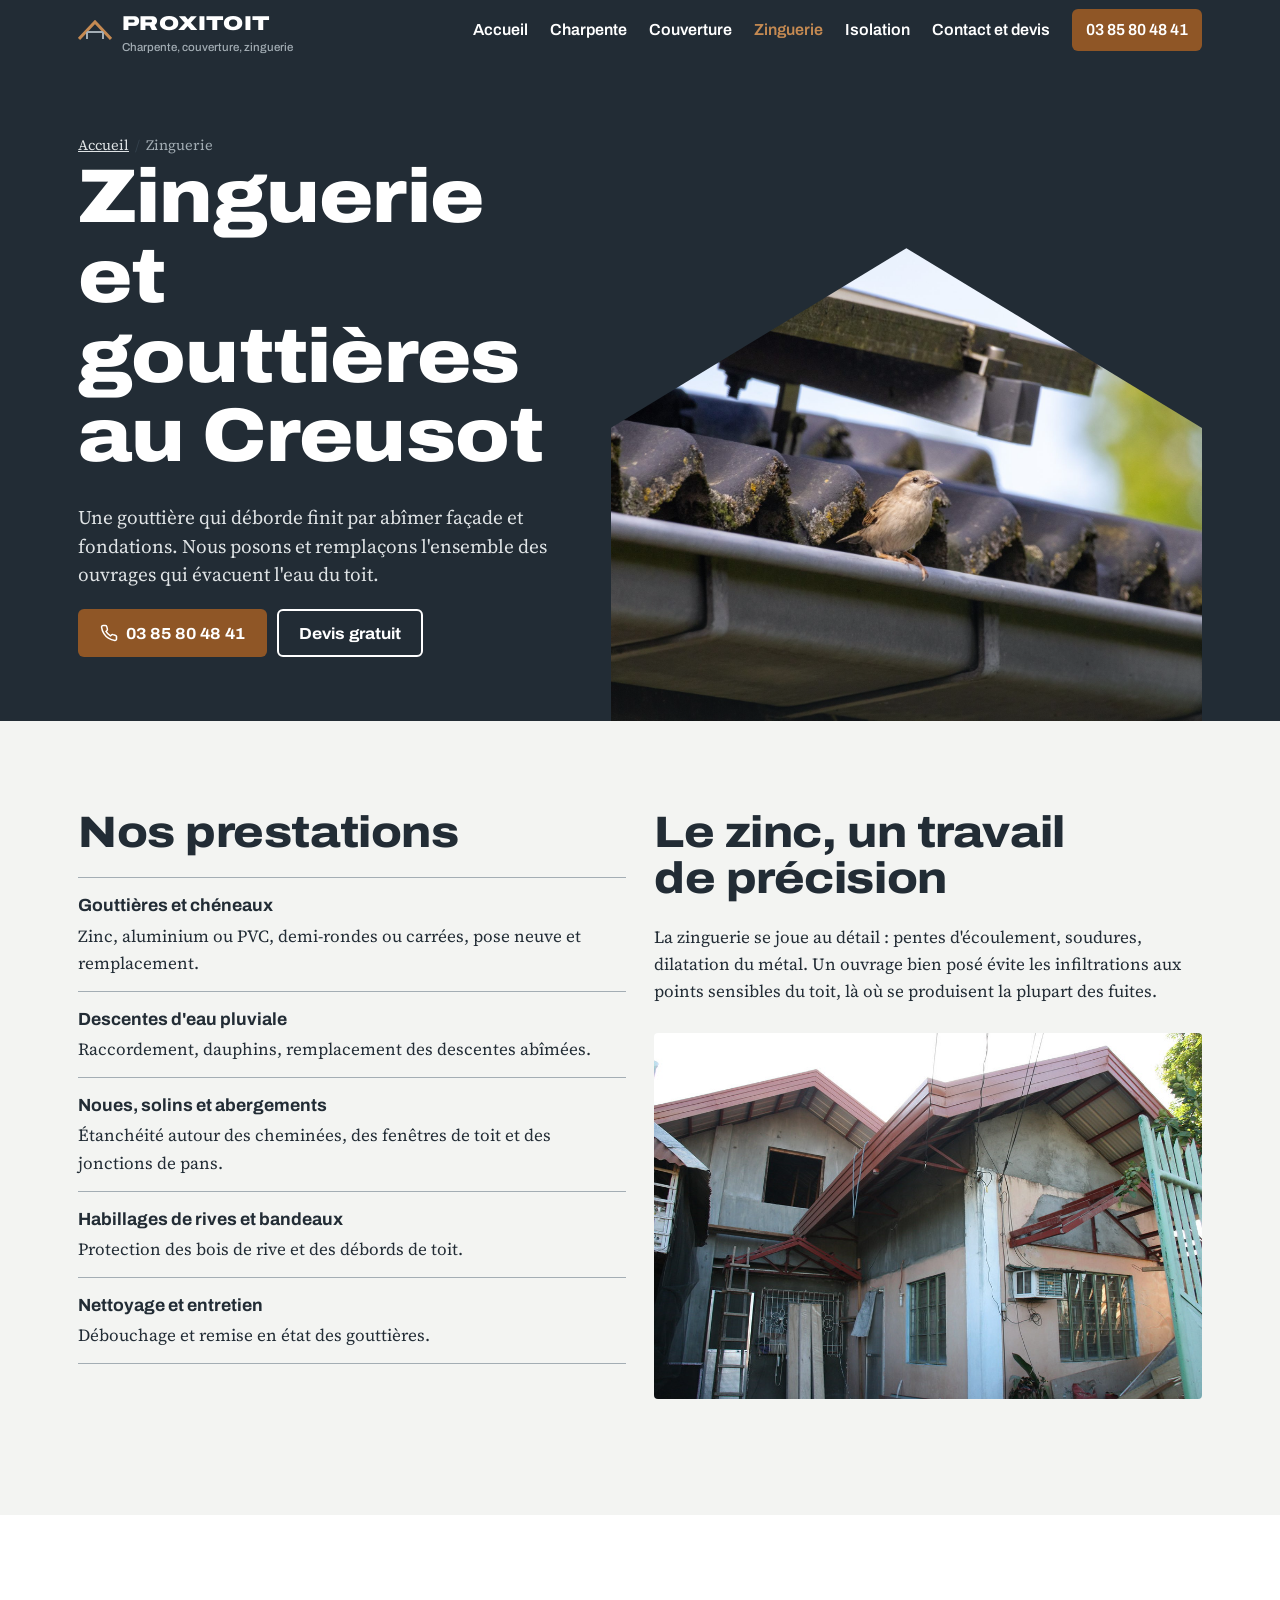
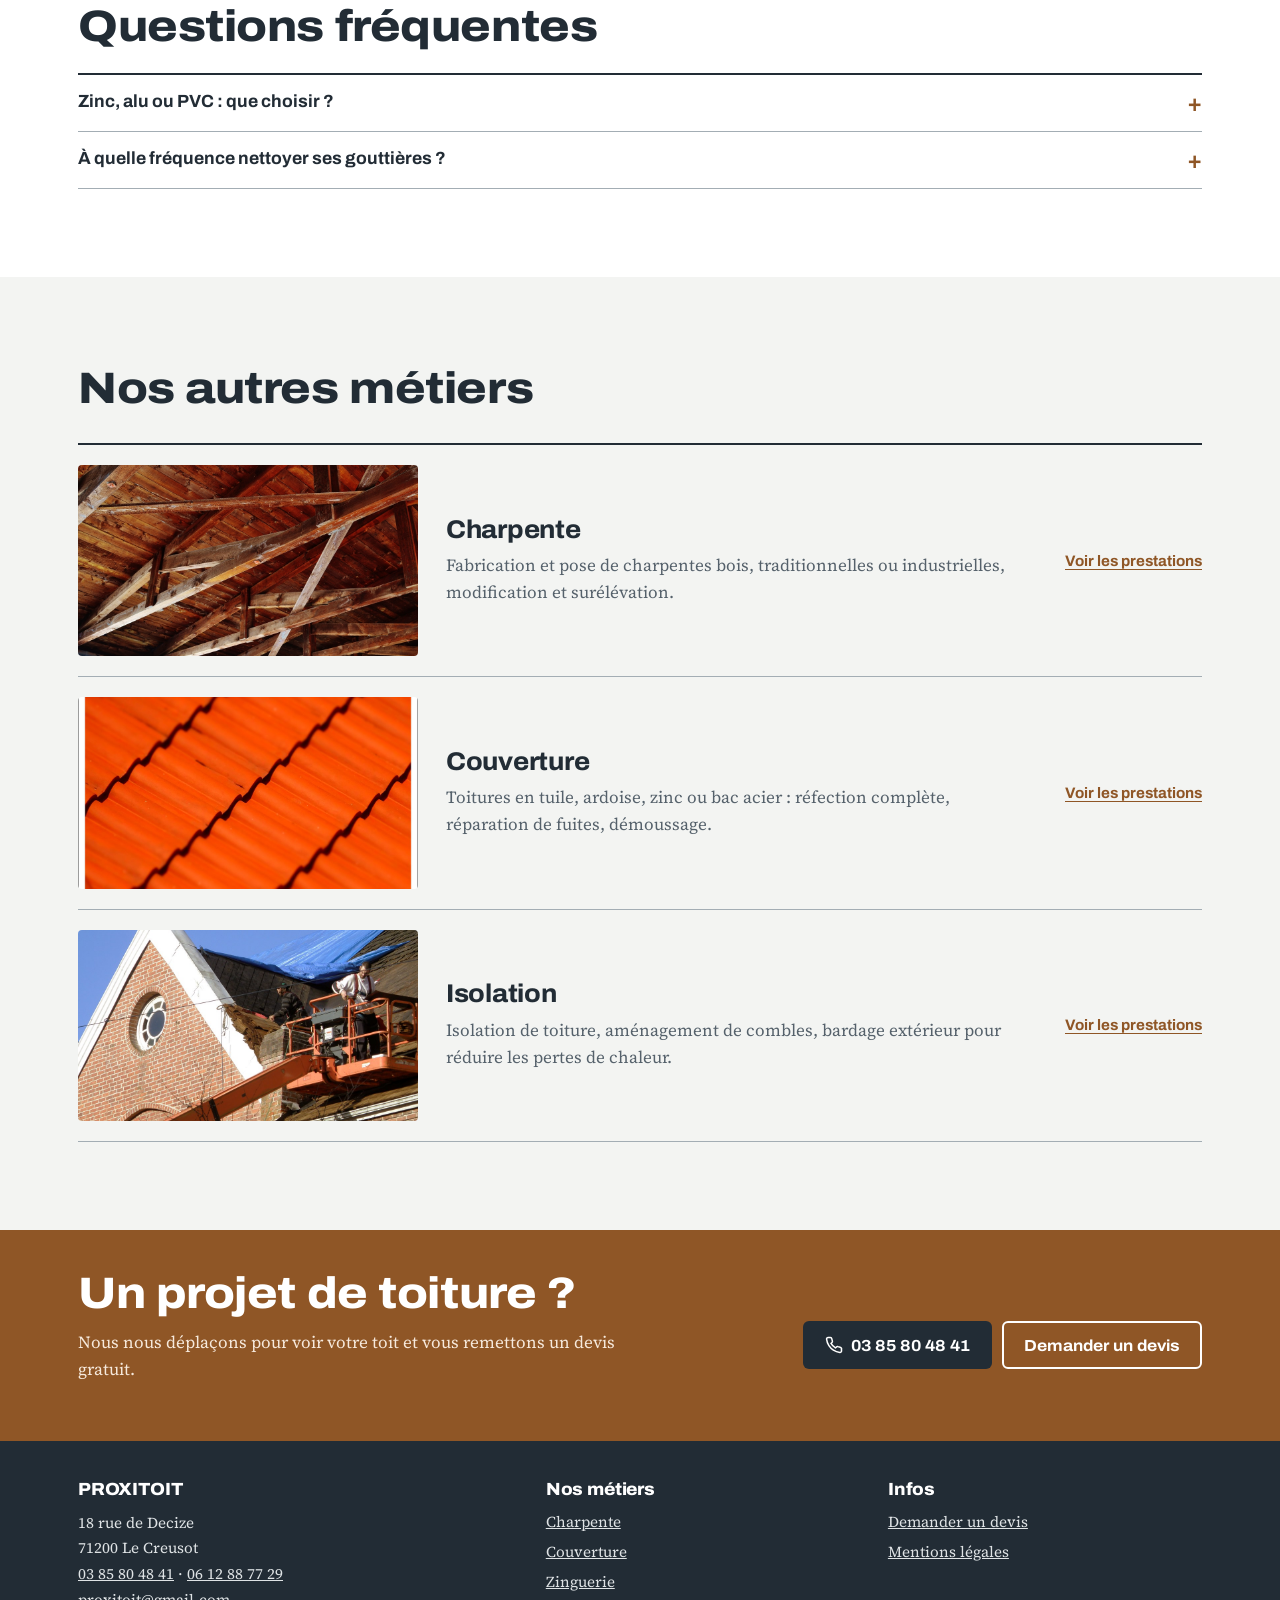
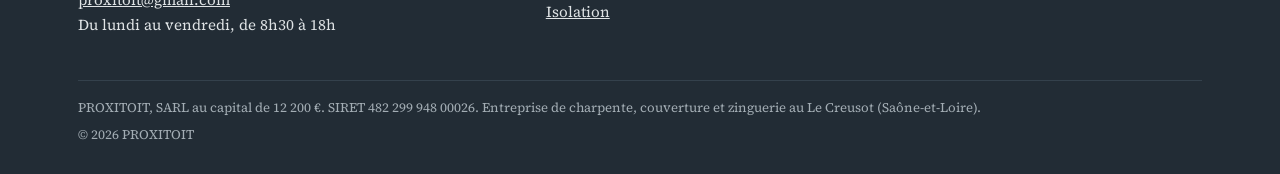
<file: site/zinguerie.html>
<!doctype html>
<html lang="fr">
<head>
<meta charset="utf-8">
<meta name="viewport" content="width=device-width, initial-scale=1">
<title>Zinguerie au Creusot : gouttières, chéneaux, descentes | PROXITOIT</title>
<meta name="description" content="Pose et remplacement de gouttières, chéneaux, descentes et habillages en zinc au Creusot et en Saône-et-Loire. Entreprise de charpente-couverture-zinguerie.">
<link rel="canonical" href="https://www.proxitoit.fr/zinguerie.html">
<meta name="theme-color" content="#222c35">
<meta property="og:type" content="website">
<meta property="og:locale" content="fr_FR">
<meta property="og:site_name" content="PROXITOIT">
<meta property="og:title" content="Zinguerie au Creusot : gouttières, chéneaux, descentes | PROXITOIT">
<meta property="og:description" content="Pose et remplacement de gouttières, chéneaux, descentes et habillages en zinc au Creusot et en Saône-et-Loire. Entreprise de charpente-couverture-zinguerie.">
<meta property="og:url" content="https://www.proxitoit.fr/zinguerie.html">
<meta property="og:image" content="https://www.proxitoit.fr/img/zinguerie-gouttiere.jpg">
<link rel="icon" href="img/logo.svg" type="image/svg+xml">
<link rel="preconnect" href="https://fonts.googleapis.com">
<link rel="preconnect" href="https://fonts.gstatic.com" crossorigin>
<link rel="stylesheet" href="https://fonts.googleapis.com/css2?family=Archivo:wdth,wght@100..125,500..900&family=Source+Serif+4:opsz,wght@8..60,400;8..60,600&display=swap">
<link rel="stylesheet" href="css/style.css">
<script type="application/ld+json">{"@context":"https://schema.org","@type":"RoofingContractor","@id":"https://www.proxitoit.fr/#entreprise","name":"PROXITOIT","description":"Entreprise de charpente, couverture et zinguerie au Creusot (Saône-et-Loire) depuis 2005.","url":"https://www.proxitoit.fr/","telephone":"+33385804841","email":"proxitoit@gmail.com","image":"https://www.proxitoit.fr/img/charpente-traditionnelle-bois.jpg","logo":"https://www.proxitoit.fr/img/logo.svg","foundingDate":"2005","vatID":"FR35482299948","taxID":"48229994800026","founder":{"@type":"Person","name":"Christophe Roulot"},"address":{"@type":"PostalAddress","streetAddress":"18 rue de Decize","postalCode":"71200","addressLocality":"Le Creusot","addressRegion":"Bourgogne-Franche-Comté","addressCountry":"FR"},"areaServed":[{"@type":"City","name":"Le Creusot"},{"@type":"City","name":"Montceau-les-Mines"},{"@type":"City","name":"Montchanin"},{"@type":"City","name":"Torcy"},{"@type":"City","name":"Le Breuil"},{"@type":"City","name":"Saint-Sernin-du-Bois"},{"@type":"City","name":"Écuisses"},{"@type":"City","name":"Blanzy"},{"@type":"City","name":"Saint-Vallier"},{"@type":"City","name":"Couches"},{"@type":"City","name":"Autun"},{"@type":"City","name":"Chalon-sur-Saône"}],"openingHoursSpecification":[{"@type":"OpeningHoursSpecification","dayOfWeek":["Monday","Tuesday","Wednesday","Thursday","Friday"],"opens":"08:30","closes":"18:00"}],"priceRange":"€€","knowsAbout":["Charpente bois","Couverture","Zinguerie","Isolation de toiture","Démoussage","Bardage"],"hasOfferCatalog":{"@type":"OfferCatalog","name":"Prestations","itemListElement":[{"@type":"Offer","itemOffered":{"@type":"Service","name":"Charpente bois au Creusot","url":"https://www.proxitoit.fr/charpente.html"}},{"@type":"Offer","itemOffered":{"@type":"Service","name":"Couverture et rénovation de toiture au Creusot","url":"https://www.proxitoit.fr/couverture.html"}},{"@type":"Offer","itemOffered":{"@type":"Service","name":"Zinguerie et gouttières au Creusot","url":"https://www.proxitoit.fr/zinguerie.html"}},{"@type":"Offer","itemOffered":{"@type":"Service","name":"Isolation de toiture et des combles","url":"https://www.proxitoit.fr/isolation.html"}}]}}</script>
<script type="application/ld+json">{"@context":"https://schema.org","@type":"FAQPage","mainEntity":[{"@type":"Question","name":"Zinc, alu ou PVC : que choisir ?","acceptedAnswer":{"@type":"Answer","text":"Le zinc est durable et esthétique, l'aluminium léger et sans entretien, le PVC le plus économique. Nous vous conseillons selon votre maison et votre budget."}},{"@type":"Question","name":"À quelle fréquence nettoyer ses gouttières ?","acceptedAnswer":{"@type":"Answer","text":"Au moins une fois par an, après la chute des feuilles, et plus souvent si des arbres sont proches de la maison."}}]}</script>
<script type="application/ld+json">{"@context":"https://schema.org","@type":"BreadcrumbList","itemListElement":[{"@type":"ListItem","position":1,"name":"Accueil","item":"https://www.proxitoit.fr/"},{"@type":"ListItem","position":2,"name":"Zinguerie","item":"https://www.proxitoit.fr/zinguerie.html"}]}</script>
</head>
<body>
<a class="skip" href="#contenu">Aller au contenu</a>
<header class="entete">
  <div class="wrap">
    <a class="logo" href="index.html"><svg viewBox="0 0 34 22" aria-hidden="true"><path d="M1 20 17 3l16 17" fill="none" stroke="#c58a52" stroke-width="3" stroke-linejoin="miter"/><path d="M9 20V13M25 20V13M9 13h16" stroke="#a3adb4" stroke-width="2" fill="none"/></svg><span>PROXITOIT<small>Charpente, couverture, zinguerie</small></span></a>
    <button class="menu-btn" aria-expanded="false" aria-controls="nav">Menu</button>
    <nav class="nav" id="nav" aria-label="Navigation principale">
      <ul><li><a href="index.html">Accueil</a></li><li><a href="charpente.html">Charpente</a></li><li><a href="couverture.html">Couverture</a></li><li><a href="zinguerie.html" aria-current="page">Zinguerie</a></li><li><a href="isolation.html">Isolation</a></li><li><a href="contact.html">Contact et devis</a></li><li><a class="tel-nav" href="tel:+33385804841">03 85 80 48 41</a></li></ul>
    </nav>
  </div>
</header>
<main id="contenu">

<section class="hero">
  <div class="wrap">
    <div class="texte">
      <nav class="fil" aria-label="Fil d'Ariane"><ol><li><a href="index.html">Accueil</a></li><li aria-current="page">Zinguerie</li></ol></nav>
      <h1>Zinguerie et gouttières au Creusot</h1>
      <p class="chapo">Une gouttière qui déborde finit par abîmer façade et fondations. Nous posons et remplaçons l'ensemble des ouvrages qui évacuent l'eau du toit.</p>
      <div class="actions">
        <a class="btn btn-bois" href="tel:+33385804841"><svg viewBox="0 0 24 24" fill="none" stroke="currentColor" stroke-width="2" aria-hidden="true"><path d="M22 16.9v3a2 2 0 0 1-2.2 2 19.8 19.8 0 0 1-8.6-3.1 19.5 19.5 0 0 1-6-6A19.8 19.8 0 0 1 2.1 4.2 2 2 0 0 1 4.1 2h3a2 2 0 0 1 2 1.7c.1 1 .4 1.9.7 2.8a2 2 0 0 1-.5 2.1L8 9.9a16 16 0 0 0 6 6l1.3-1.3a2 2 0 0 1 2.1-.4c.9.3 1.8.6 2.8.7a2 2 0 0 1 1.7 2z"/></svg>03 85 80 48 41</a>
        <a class="btn btn-ligne" href="contact.html#devis">Devis gratuit</a>
      </div>
    </div>
    <div class="pignon"><img src="img/zinguerie-gouttiere.jpg" alt="Gouttière en bas de pente d'une toiture en tuiles" width="2048" height="1365" fetchpriority="high" decoding="async" sizes="(min-width: 1000px) 55vw, 100vw"></div>
  </div>
</section>

<section class="section">
  <div class="wrap duo">
    <div>
      <h2>Nos prestations</h2>
      <ul class="prestations"><li><strong>Gouttières et chéneaux</strong><span>Zinc, aluminium ou PVC, demi-rondes ou carrées, pose neuve et remplacement.</span></li><li><strong>Descentes d'eau pluviale</strong><span>Raccordement, dauphins, remplacement des descentes abîmées.</span></li><li><strong>Noues, solins et abergements</strong><span>Étanchéité autour des cheminées, des fenêtres de toit et des jonctions de pans.</span></li><li><strong>Habillages de rives et bandeaux</strong><span>Protection des bois de rive et des débords de toit.</span></li><li><strong>Nettoyage et entretien</strong><span>Débouchage et remise en état des gouttières.</span></li></ul>
    </div>
    <div>
      <h2>Le zinc, un travail de précision</h2>
<p>La zinguerie se joue au détail : pentes d'écoulement, soudures, dilatation du métal. Un ouvrage bien posé évite les infiltrations aux points sensibles du toit, là où se produisent la plupart des fuites.</p>
      <figure class="figure"><img src="img/renovation-toiture.jpg" alt="Maison en cours de rénovation de toiture" width="1024" height="683" loading="lazy" decoding="async" sizes="(min-width: 700px) 50vw, 100vw"></figure>
    </div>
  </div>
</section>

<section class="section section-blanche">
  <div class="wrap">
    <h2>Questions fréquentes</h2>
    <div class="faq"><details><summary>Zinc, alu ou PVC : que choisir ?</summary><p>Le zinc est durable et esthétique, l'aluminium léger et sans entretien, le PVC le plus économique. Nous vous conseillons selon votre maison et votre budget.</p></details><details><summary>À quelle fréquence nettoyer ses gouttières ?</summary><p>Au moins une fois par an, après la chute des feuilles, et plus souvent si des arbres sont proches de la maison.</p></details></div>
  </div>
</section>

<section class="section">
  <div class="wrap">
    <h2>Nos autres métiers</h2>
    <ul class="metiers">
      <li class="metier"><a href="charpente.html"><img src="img/charpente-bois-interieur.webp" alt="Assemblage de poutres et chevrons d'une charpente en bois" width="1024" height="618" loading="lazy" decoding="async" sizes="(min-width: 700px) 340px, 100vw"><div><h3>Charpente</h3><p>Fabrication et pose de charpentes bois, traditionnelles ou industrielles, modification et surélévation.</p></div><span class="voir">Voir les prestations</span></a></li>
      <li class="metier"><a href="couverture.html"><img src="img/couverture-tuiles.jpg" alt="Rangs de tuiles mécaniques sur une toiture" width="1024" height="779" loading="lazy" decoding="async" sizes="(min-width: 700px) 340px, 100vw"><div><h3>Couverture</h3><p>Toitures en tuile, ardoise, zinc ou bac acier : réfection complète, réparation de fuites, démoussage.</p></div><span class="voir">Voir les prestations</span></a></li>
      <li class="metier"><a href="isolation.html"><img src="img/couvreur-chantier.jpg" alt="Artisan en nacelle intervenant sur la toiture d'une maison" width="1024" height="765" loading="lazy" decoding="async" sizes="(min-width: 700px) 340px, 100vw"><div><h3>Isolation</h3><p>Isolation de toiture, aménagement de combles, bardage extérieur pour réduire les pertes de chaleur.</p></div><span class="voir">Voir les prestations</span></a></li>
    </ul>
  </div>
</section>
<section class="cta">
  <div class="wrap">
    <div>
      <h2>Un projet de toiture ?</h2>
      <p>Nous nous déplaçons pour voir votre toit et vous remettons un devis gratuit.</p>
    </div>
    <div class="actions">
      <a class="btn btn-bois" href="tel:+33385804841"><svg viewBox="0 0 24 24" fill="none" stroke="currentColor" stroke-width="2" aria-hidden="true"><path d="M22 16.9v3a2 2 0 0 1-2.2 2 19.8 19.8 0 0 1-8.6-3.1 19.5 19.5 0 0 1-6-6A19.8 19.8 0 0 1 2.1 4.2 2 2 0 0 1 4.1 2h3a2 2 0 0 1 2 1.7c.1 1 .4 1.9.7 2.8a2 2 0 0 1-.5 2.1L8 9.9a16 16 0 0 0 6 6l1.3-1.3a2 2 0 0 1 2.1-.4c.9.3 1.8.6 2.8.7a2 2 0 0 1 1.7 2z"/></svg>03 85 80 48 41</a>
      <a class="btn btn-ligne" href="contact.html#devis">Demander un devis</a>
    </div>
  </div>
</section>
</main>
<footer class="pied">
  <div class="wrap">
    <div>
      <h2>PROXITOIT</h2>
      <address>
        18 rue de Decize<br>71200 Le Creusot<br>
        <a href="tel:+33385804841">03 85 80 48 41</a> · <a href="tel:+33612887729">06 12 88 77 29</a><br>
        <a href="mailto:proxitoit@gmail.com">proxitoit@gmail.com</a>
      </address>
      <p>Du lundi au vendredi, de 8h30 à 18h</p>
    </div>
    <div>
      <h2>Nos métiers</h2>
      <ul><li><a href="charpente.html">Charpente</a></li><li><a href="couverture.html">Couverture</a></li><li><a href="zinguerie.html">Zinguerie</a></li><li><a href="isolation.html">Isolation</a></li></ul>
    </div>
    <div>
      <h2>Infos</h2>
      <ul><li><a href="contact.html">Demander un devis</a></li><li><a href="mentions-legales.html">Mentions légales</a></li></ul>
    </div>
    <div class="legal">
      <p>PROXITOIT, SARL au capital de 12 200 €. SIRET 482 299 948 00026. Entreprise de charpente, couverture et zinguerie au Le Creusot (Saône-et-Loire).</p>
      <p>© 2026 PROXITOIT</p>
    </div>
  </div>
</footer>
<nav class="barre-appel" aria-label="Contact rapide">
  <a href="tel:+33385804841"><svg viewBox="0 0 24 24" fill="none" stroke="currentColor" stroke-width="2" aria-hidden="true"><path d="M22 16.9v3a2 2 0 0 1-2.2 2 19.8 19.8 0 0 1-8.6-3.1 19.5 19.5 0 0 1-6-6A19.8 19.8 0 0 1 2.1 4.2 2 2 0 0 1 4.1 2h3a2 2 0 0 1 2 1.7c.1 1 .4 1.9.7 2.8a2 2 0 0 1-.5 2.1L8 9.9a16 16 0 0 0 6 6l1.3-1.3a2 2 0 0 1 2.1-.4c.9.3 1.8.6 2.8.7a2 2 0 0 1 1.7 2z"/></svg>Appeler</a>
  <a href="contact.html#devis"><svg viewBox="0 0 24 24" fill="none" stroke="currentColor" stroke-width="2" aria-hidden="true"><path d="M14 2H6a2 2 0 0 0-2 2v16a2 2 0 0 0 2 2h12a2 2 0 0 0 2-2V8z"/><path d="M14 2v6h6M8 13h8M8 17h5"/></svg>Devis gratuit</a>
</nav>
<script src="js/main.js" defer></script>
</body>
</html>
</file>
<file: site/css/style.css>
/* PROXITOIT – feuille de style (mobile first) */
:root {
  --ardoise: #222c35;      /* texte, fonds sombres */
  --ardoise-2: #34414c;
  --zinc: #a3adb4;         /* lignes, textes secondaires sur sombre */
  --zinc-clair: #dfe3e5;
  --chaux: #f3f4f2;        /* fond principal */
  --blanc: #ffffff;
  --chene: #8f5626;        /* accent : bois de charpente */
  --chene-clair: #c58a52;
  --texte-doux: #55616b;

  --f-titre: "Archivo", "Arial Narrow", system-ui, sans-serif;
  --f-texte: "Source Serif 4", Georgia, serif;

  --gutter: 16px;
  --max: 1180px;
  --mesure: 66ch;
  --barre-appel: 64px;
}

*, *::before, *::after { box-sizing: border-box; }
html { -webkit-text-size-adjust: 100%; scroll-padding-top: 80px; }
body {
  margin: 0;
  background: var(--chaux);
  color: var(--ardoise);
  font-family: var(--f-texte);
  font-size: 1.0625rem;
  line-height: 1.6;
  padding-bottom: var(--barre-appel);
}
img { max-width: 100%; height: auto; display: block; }
a { color: inherit; }
a:focus-visible, button:focus-visible, input:focus-visible, textarea:focus-visible, select:focus-visible, summary:focus-visible {
  outline: 3px solid var(--chene-clair);
  outline-offset: 2px;
}
.sr-only { position: absolute; width: 1px; height: 1px; overflow: hidden; clip: rect(0 0 0 0); white-space: nowrap; }
.skip { position: absolute; left: -999px; top: 8px; background: var(--ardoise); color: var(--blanc); padding: 8px 12px; z-index: 100; }
.skip:focus { left: 8px; }

.wrap { width: 100%; max-width: var(--max); margin: 0 auto; padding: 0 var(--gutter); }

/* ---------- Titres ---------- */
h1, h2, h3 {
  font-family: var(--f-titre);
  font-stretch: 112%;
  line-height: 1.05;
  letter-spacing: -0.01em;
  margin: 0 0 .5em;
  text-wrap: balance;
}
h1 { font-size: clamp(2.25rem, 9vw, 4.75rem); font-weight: 850; }
h2 { font-size: clamp(1.75rem, 6vw, 2.75rem); font-weight: 800; }
h3 { font-size: 1.25rem; font-weight: 750; font-stretch: 105%; line-height: 1.2; }
p { margin: 0 0 1em; max-width: var(--mesure); }
.chapo { font-size: 1.2rem; line-height: 1.5; color: var(--texte-doux); }

/* ---------- En-tête ---------- */
.entete {
  position: sticky; top: 0; z-index: 50;
  background: var(--ardoise);
  color: var(--blanc);
}
.entete .wrap { display: flex; align-items: center; justify-content: space-between; min-height: 60px; gap: 12px; }
.logo {
  display: inline-flex; align-items: center; gap: 10px;
  text-decoration: none;
  font-family: var(--f-titre); font-weight: 900; font-stretch: 125%;
  font-size: 1.25rem; letter-spacing: .02em;
}
.logo svg { width: 34px; height: 22px; flex: none; }
.logo small { display: block; font-weight: 500; font-stretch: 100%; font-size: .72rem; letter-spacing: 0; color: var(--zinc); line-height: 1; margin-top: 3px; }

.menu-btn {
  background: none; border: 1px solid var(--ardoise-2); color: var(--blanc);
  font: 600 .95rem var(--f-titre); padding: 8px 12px; border-radius: 6px; cursor: pointer;
  min-height: 44px;
}
.nav { display: none; }
.nav.ouvert {
  display: block; position: absolute; left: 0; right: 0; top: 100%;
  background: var(--ardoise); border-top: 1px solid var(--ardoise-2);
  padding: 8px var(--gutter) 20px;
}
.nav ul { list-style: none; margin: 0; padding: 0; }
.nav a {
  display: block; padding: 12px 0; text-decoration: none;
  font-family: var(--f-titre); font-weight: 600; font-size: 1.1rem;
  border-bottom: 1px solid var(--ardoise-2);
}
.nav a[aria-current="page"] { color: var(--chene-clair); }
.nav .tel-nav { color: var(--chene-clair); }

/* ---------- Hero : le pignon ---------- */
.hero { background: var(--ardoise); color: var(--blanc); overflow: hidden; }
.hero .wrap { padding-top: 28px; padding-bottom: 0; }
.hero h1 { color: var(--blanc); margin-bottom: .35em; }
.hero .chapo { color: var(--zinc-clair); }
.pignon {
  position: relative;
  margin: 28px calc(var(--gutter) * -1) 0;
  aspect-ratio: 4 / 3;
  clip-path: polygon(0 38%, 50% 0, 100% 38%, 100% 100%, 0 100%);
}
.pignon img { width: 100%; height: 100%; object-fit: cover; }
.pignon::after { /* ligne de rive façon chevron */
  content: ""; position: absolute; inset: 0;
  background: linear-gradient(to bottom, rgba(34,44,53,0) 60%, rgba(34,44,53,.35));
  pointer-events: none;
}
.actions { display: flex; flex-wrap: wrap; gap: 10px; margin: 20px 0 0; }

/* ---------- Boutons ---------- */
.btn {
  display: inline-flex; align-items: center; justify-content: center; gap: 8px;
  min-height: 48px; padding: 12px 20px;
  font: 700 1rem var(--f-titre); font-stretch: 108%;
  text-decoration: none; border-radius: 6px; border: 2px solid transparent; cursor: pointer;
}
.btn-bois { background: var(--chene); color: var(--blanc); }
.btn-bois:hover { background: #7a4820; }
.btn-ligne { border-color: currentColor; color: inherit; background: transparent; }
.btn-ligne:hover { background: rgba(255,255,255,.08); }
.btn svg { width: 18px; height: 18px; }

/* ---------- Bandeau de faits ---------- */
.faits { background: var(--blanc); border-bottom: 1px solid var(--zinc-clair); }
.faits ul { list-style: none; margin: 0; padding: 18px 0; display: grid; gap: 14px; }
.faits li { display: grid; grid-template-columns: 28px 1fr; gap: 10px; align-items: start; font-size: 1rem; line-height: 1.4; }
.faits strong { font-family: var(--f-titre); display: block; font-size: 1.05rem; }
.faits svg { width: 24px; height: 24px; color: var(--chene); margin-top: 2px; }

/* ---------- Sections ---------- */
.section { padding: 56px 0; }
.section-sombre { background: var(--ardoise); color: var(--blanc); }
.section-sombre .chapo, .section-sombre p { color: var(--zinc-clair); }
.section-blanche { background: var(--blanc); }

/* Liste des métiers : rangées, pas des cartes */
.metiers { list-style: none; margin: 32px 0 0; padding: 0; border-top: 2px solid var(--ardoise); }
.metier { border-bottom: 1px solid var(--zinc); }
.metier a { display: grid; gap: 14px; padding: 20px 0; text-decoration: none; }
.metier img { width: 100%; aspect-ratio: 16 / 9; object-fit: cover; border-radius: 4px; }
.metier h3 { font-size: 1.6rem; margin: 0 0 .25em; }
.metier p { margin: 0; color: var(--texte-doux); }
.metier .voir { display: inline-block; margin-top: 10px; font: 700 .95rem var(--f-titre); color: var(--chene); text-decoration: underline; text-underline-offset: 3px; }

/* Démarche : vraie séquence */
.etapes { list-style: none; padding: 0; margin: 28px 0 0; counter-reset: etape; display: grid; gap: 22px; }
.etapes li { counter-increment: etape; display: grid; grid-template-columns: 44px 1fr; gap: 14px; }
.etapes li::before {
  content: counter(etape);
  font: 900 1.6rem/1 var(--f-titre); font-stretch: 125%;
  color: var(--chene-clair);
  border-top: 2px solid var(--chene-clair); padding-top: 8px;
}
.etapes h3 { margin-bottom: .2em; }
.etapes p { margin: 0; }

/* Zone d'intervention */
.communes { list-style: none; padding: 0; margin: 20px 0 0; display: flex; flex-wrap: wrap; gap: 8px; }
.communes li { border: 1px solid var(--zinc); border-radius: 999px; padding: 6px 14px; font-size: .95rem; background: var(--blanc); }

/* Pages métier */
.fil { font-size: .9rem; color: var(--zinc); padding-top: 18px; }
.fil ol { list-style: none; display: flex; flex-wrap: wrap; gap: 6px; margin: 0; padding: 0; }
.fil li + li::before { content: "/"; margin-right: 6px; color: var(--ardoise-2); }
.fil a { color: var(--zinc-clair); }
.prestations { list-style: none; padding: 0; margin: 20px 0 0; display: grid; gap: 0; border-top: 1px solid var(--zinc); }
.prestations li { padding: 14px 0; border-bottom: 1px solid var(--zinc); display: grid; gap: 2px; }
.prestations strong { font-family: var(--f-titre); font-size: 1.1rem; }
.figure { margin: 28px 0; }
.figure img { border-radius: 4px; width: 100%; }
.figure figcaption { font-size: .85rem; color: var(--texte-doux); margin-top: 8px; }
.duo { display: grid; gap: 28px; }

/* FAQ */
.faq { margin-top: 24px; border-top: 2px solid var(--ardoise); }
.faq details { border-bottom: 1px solid var(--zinc); }
.faq summary { cursor: pointer; padding: 16px 0; font: 700 1.1rem/1.3 var(--f-titre); list-style: none; display: flex; justify-content: space-between; gap: 16px; }
.faq summary::-webkit-details-marker { display: none; }
.faq summary::after { content: "+"; font-size: 1.5rem; line-height: 1; color: var(--chene); transition: transform .2s; }
.faq details[open] summary::after { transform: rotate(45deg); }
.faq details p { padding-bottom: 12px; }

/* Bloc appel à l'action */
.cta { background: var(--chene); color: var(--blanc); padding: 40px 0; }
.cta h2 { margin-bottom: .3em; }
.cta p { color: #f6e9dc; }
.cta .btn-bois { background: var(--ardoise); }
.cta .btn-bois:hover { background: #151c22; }

/* Contact */
.coord { list-style: none; padding: 0; margin: 0; display: grid; gap: 18px; }
.coord li { display: grid; gap: 2px; }
.coord .lib { font-family: var(--f-titre); font-weight: 600; color: var(--texte-doux); font-size: .95rem; }
.coord a, .coord .val { font-family: var(--f-titre); font-weight: 750; font-size: 1.3rem; text-decoration: none; }
.coord a:hover { text-decoration: underline; }
form { display: grid; gap: 16px; }
label { display: grid; gap: 6px; font-family: var(--f-titre); font-weight: 600; }
input, textarea, select {
  font: 1rem var(--f-texte); padding: 12px; border: 1px solid var(--zinc); border-radius: 6px; background: var(--blanc); color: var(--ardoise);
  min-height: 48px; width: 100%;
}
textarea { min-height: 140px; resize: vertical; }
.note { font-size: .88rem; color: var(--texte-doux); }
.carte { width: 100%; aspect-ratio: 4 / 3; border: 0; border-radius: 4px; margin-top: 20px; background: var(--zinc-clair); }

/* ---------- Pied de page ---------- */
.pied { background: var(--ardoise); color: var(--zinc-clair); padding: 40px 0 24px; font-size: .95rem; }
.pied .wrap { display: grid; gap: 28px; }
.pied h2 { font-size: 1.1rem; color: var(--blanc); margin-bottom: .6em; font-stretch: 105%; }
.pied ul { list-style: none; margin: 0; padding: 0; display: grid; gap: 6px; }
.pied a { color: var(--zinc-clair); }
.pied address { font-style: normal; line-height: 1.7; }
.pied .legal { border-top: 1px solid var(--ardoise-2); padding-top: 16px; font-size: .82rem; color: var(--zinc); }
.pied .legal p { max-width: none; margin: 0 0 .4em; }

/* ---------- Barre d'appel mobile ---------- */
.barre-appel {
  position: fixed; left: 0; right: 0; bottom: 0; z-index: 60;
  display: grid; grid-template-columns: 1fr 1fr;
  height: var(--barre-appel);
  background: var(--ardoise); border-top: 1px solid var(--ardoise-2);
  padding-bottom: env(safe-area-inset-bottom);
}
.barre-appel a {
  display: flex; align-items: center; justify-content: center; gap: 8px;
  color: var(--blanc); text-decoration: none; font: 700 1.05rem var(--f-titre);
}
.barre-appel a:first-child { background: var(--chene); }
.barre-appel svg { width: 20px; height: 20px; }

/* ---------- Tablette ---------- */
@media (min-width: 700px) {
  :root { --gutter: 28px; }
  .faits ul { grid-template-columns: repeat(2, 1fr); }
  .metier a { grid-template-columns: 260px 1fr; align-items: center; gap: 28px; }
  .duo { grid-template-columns: 1fr 1fr; align-items: start; }
  .pied .wrap { grid-template-columns: 1.4fr 1fr 1fr; }
  .pied .legal { grid-column: 1 / -1; }
  .pignon { margin-left: 0; margin-right: 0; aspect-ratio: 16 / 9; }
}

/* ---------- Bureau ---------- */
@media (min-width: 1000px) {
  body { padding-bottom: 0; }
  .barre-appel { display: none; }
  .menu-btn { display: none; }
  .nav, .nav.ouvert { display: block; position: static; padding: 0; border: 0; background: none; }
  .nav ul { display: flex; gap: 22px; align-items: center; }
  .nav a { border: 0; padding: 6px 0; font-size: 1rem; }
  .nav a:hover { color: var(--chene-clair); }
  .nav .tel-nav { background: var(--chene); color: var(--blanc); padding: 8px 14px; border-radius: 6px; }
  .nav .tel-nav:hover { background: #7a4820; color: var(--blanc); }
  .hero .wrap { display: grid; grid-template-columns: 5fr 6fr; gap: 40px; align-items: end; padding-top: 56px; }
  .hero .texte { padding-bottom: 64px; }
  .pignon { margin: 0; aspect-ratio: 5 / 4; }
  .faits ul { grid-template-columns: repeat(4, 1fr); padding: 26px 0; }
  .section { padding: 88px 0; }
  .metier a { grid-template-columns: 340px 1fr 160px; }
  .metier .voir { justify-self: end; margin: 0; }
  .etapes { grid-template-columns: repeat(4, 1fr); gap: 28px; }
  .etapes li { grid-template-columns: 1fr; }
  .cta .wrap { display: flex; justify-content: space-between; align-items: center; gap: 40px; }
}

@media (prefers-reduced-motion: no-preference) {
  .pignon { animation: lever .9s cubic-bezier(.2,.7,.2,1) both; }
  @keyframes lever {
    from { clip-path: polygon(0 100%, 50% 100%, 100% 100%, 100% 100%, 0 100%); }
    to   { clip-path: polygon(0 38%, 50% 0, 100% 38%, 100% 100%, 0 100%); }
  }
}
</file>
